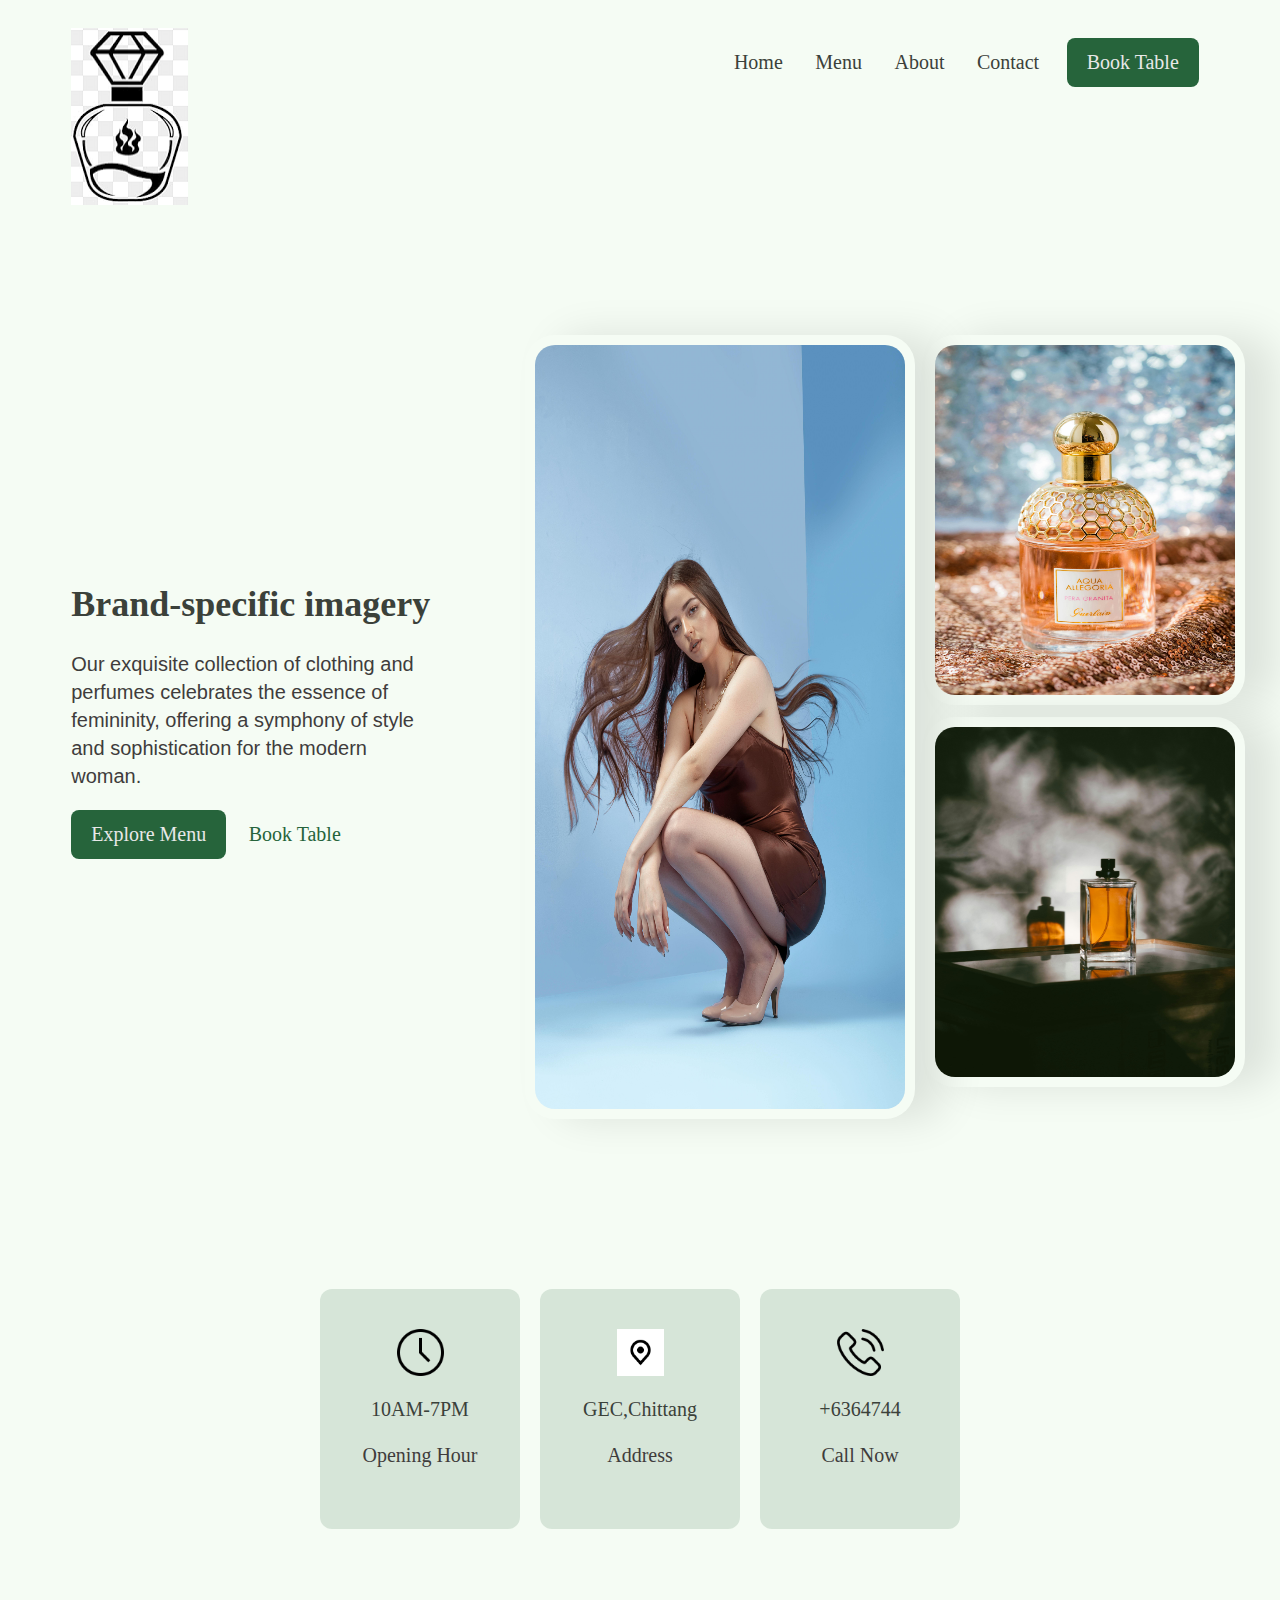
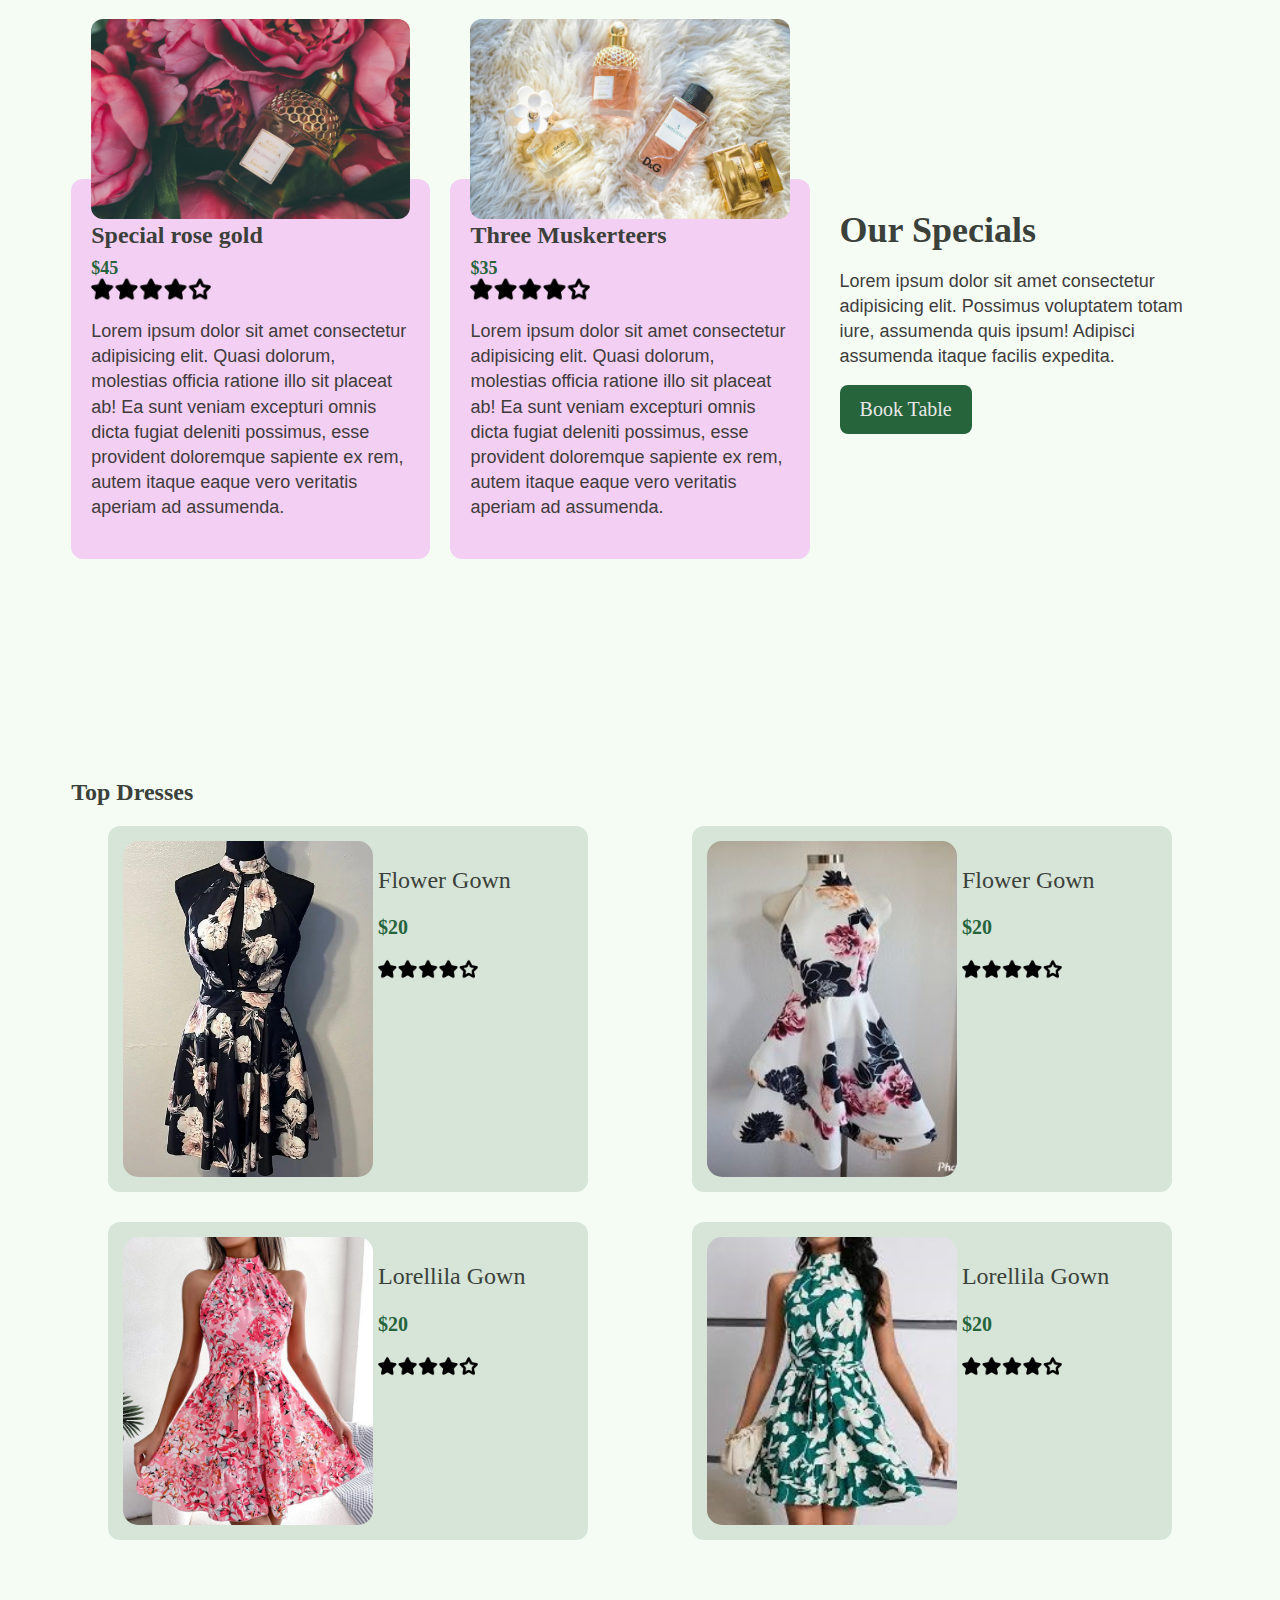
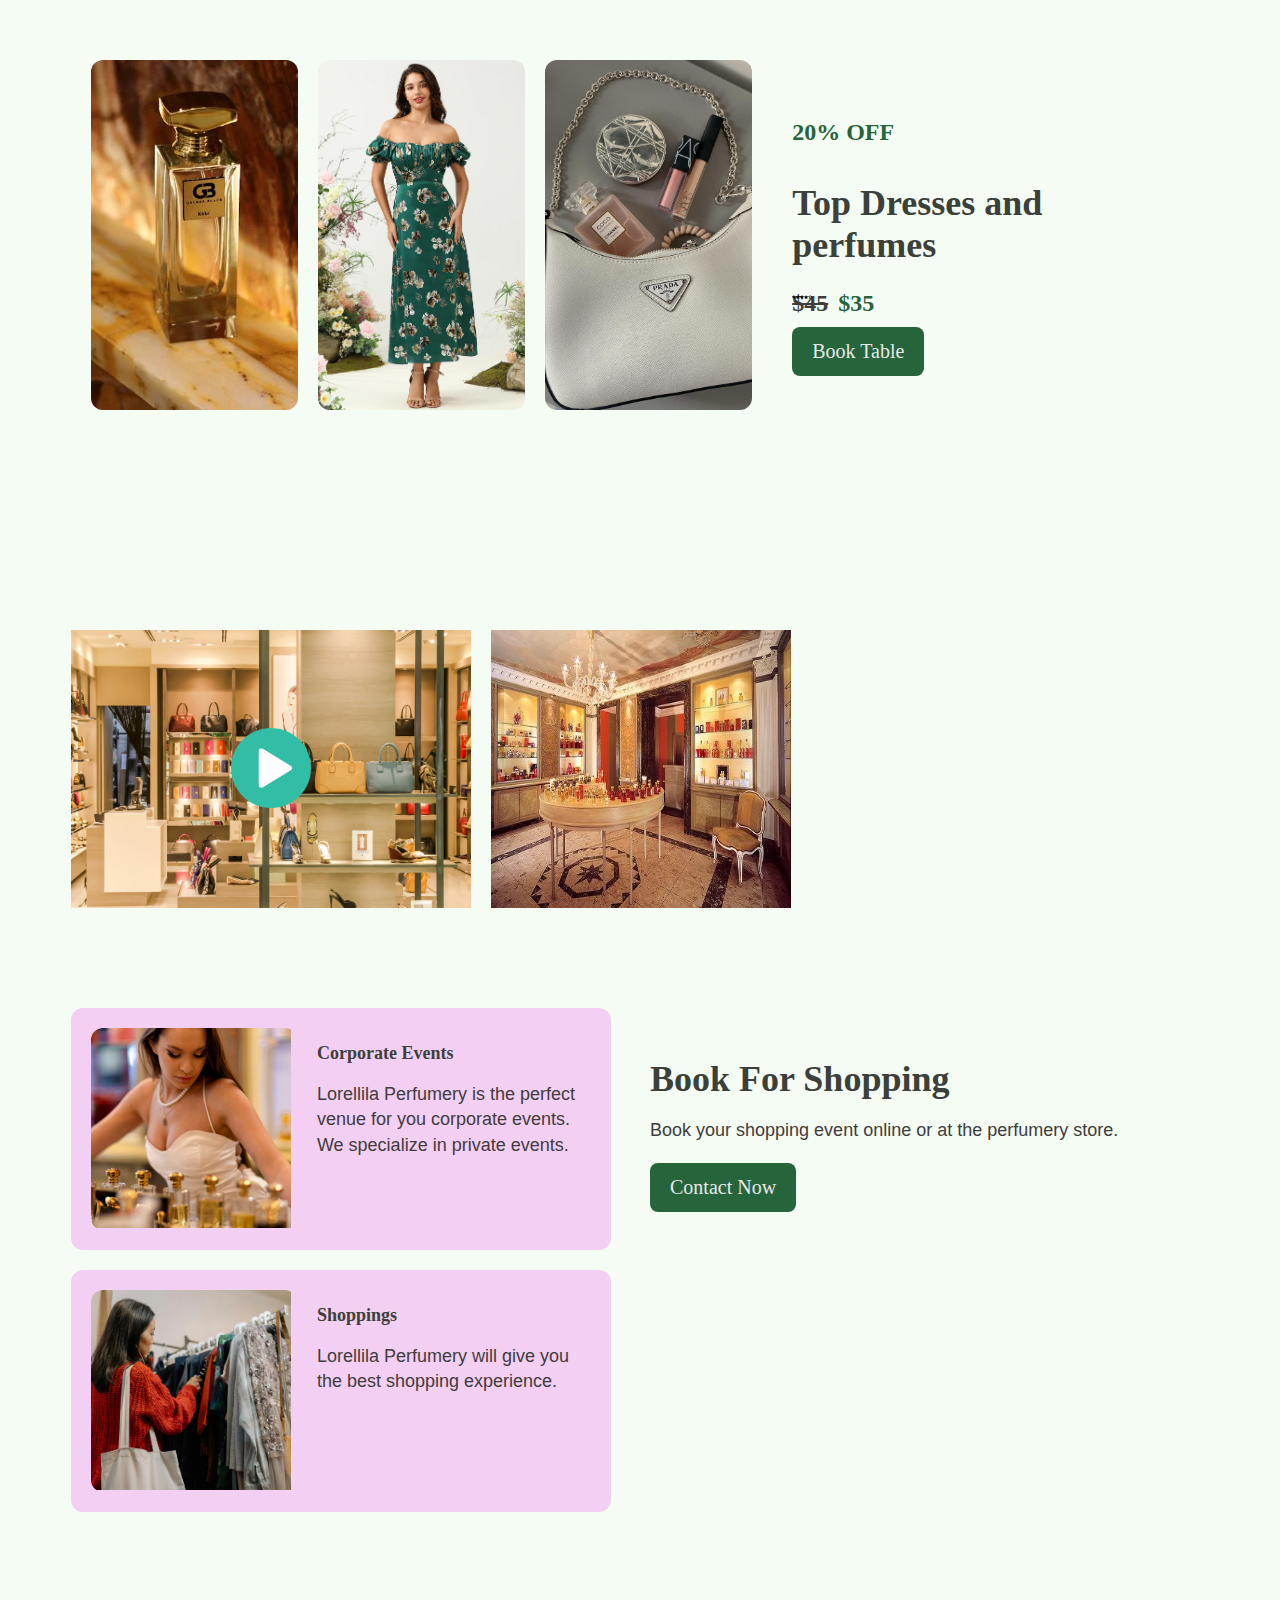
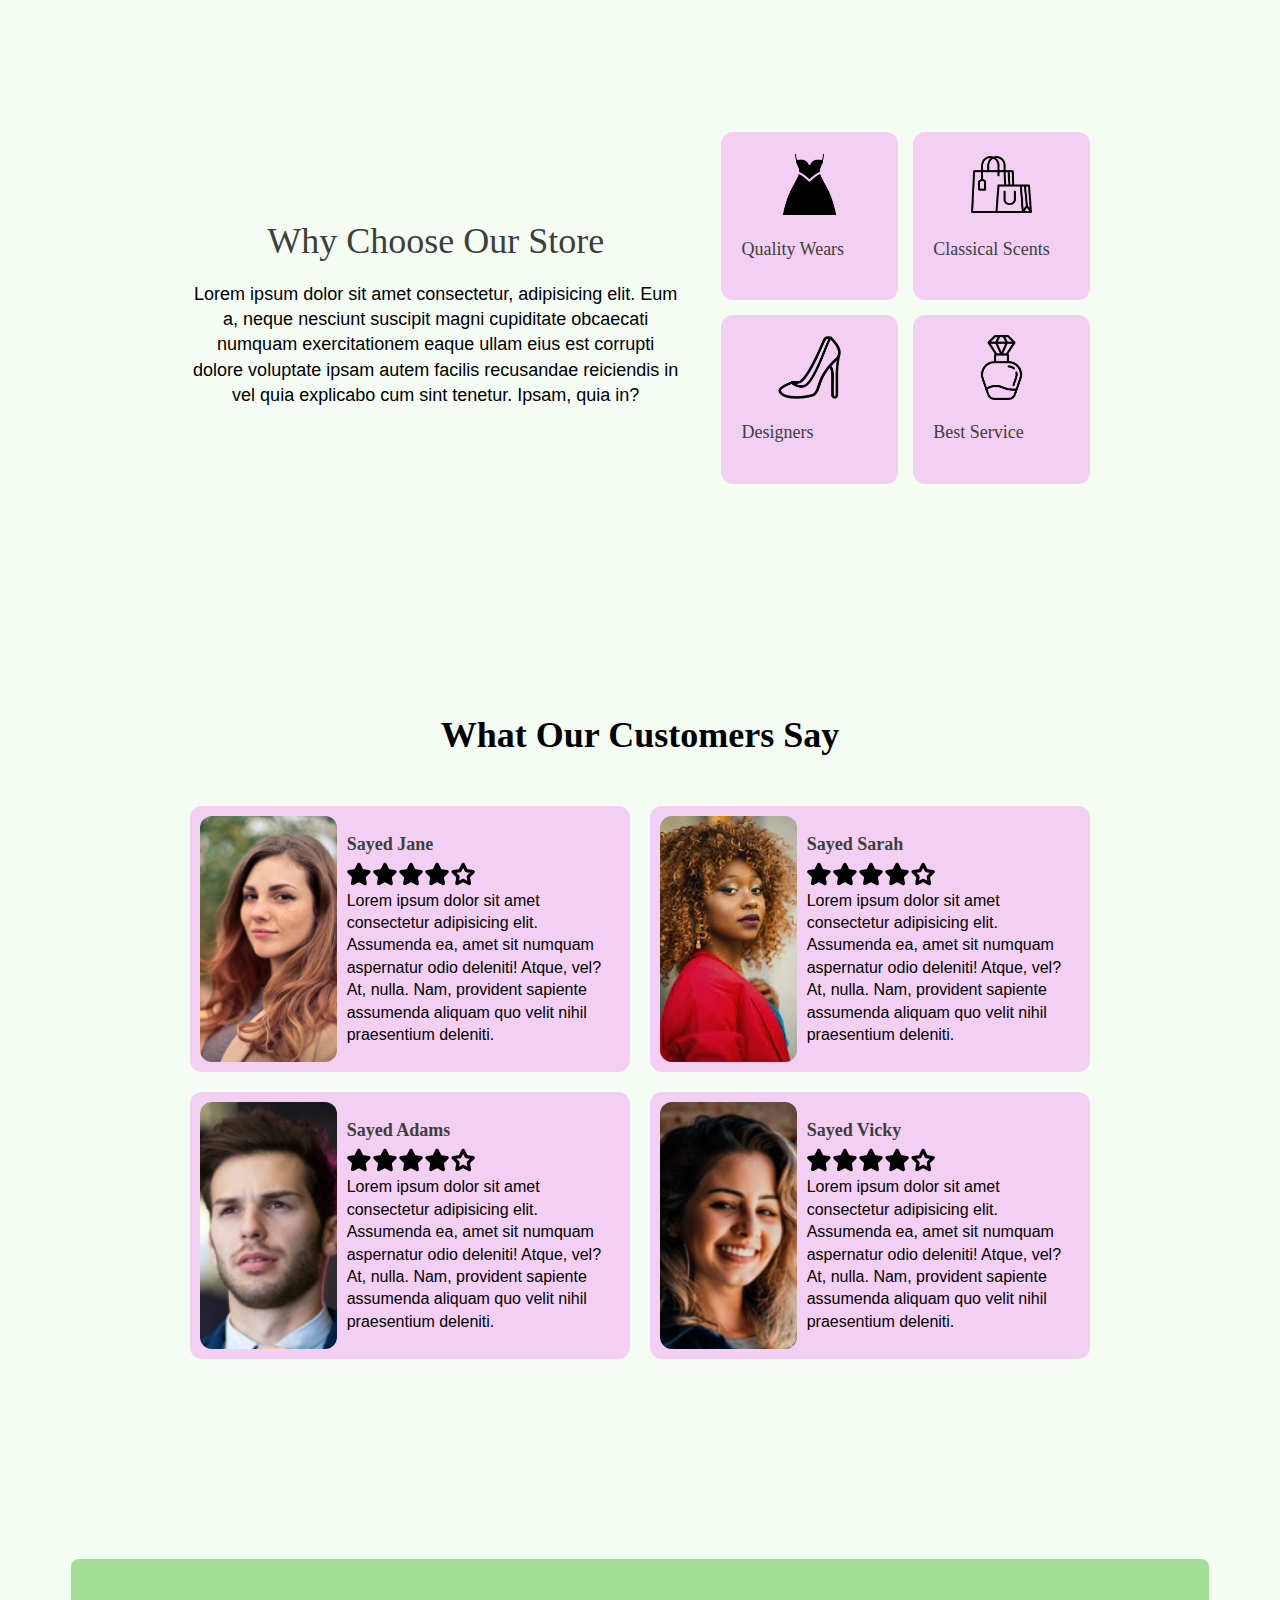
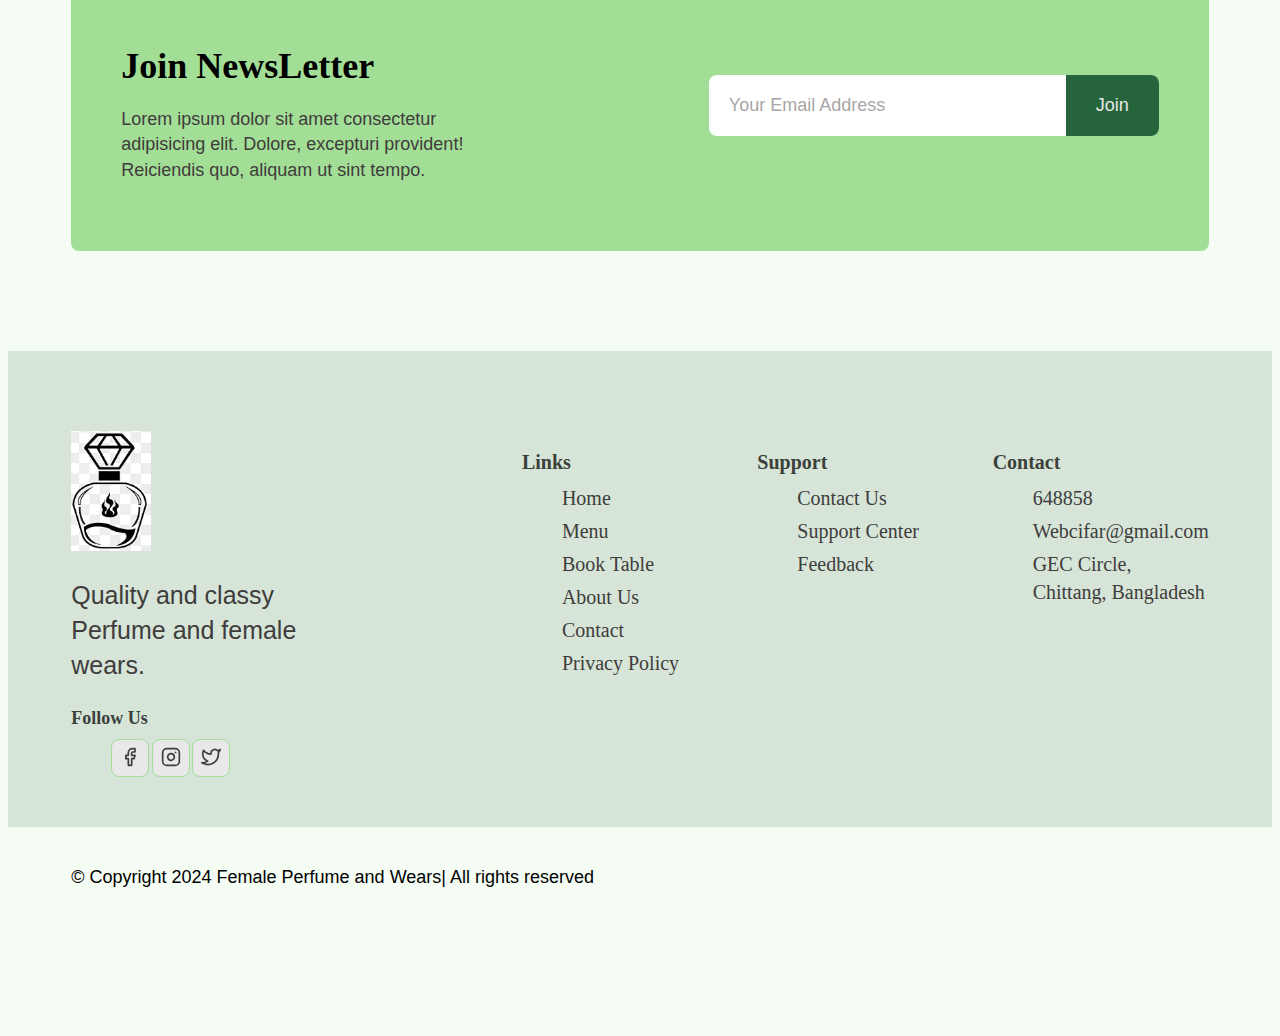
<file: index.html>
<!DOCTYPE html>
<html lang="en">
<head>
    <meta charset="UTF-8">
    <meta name="viewport" content="width=device-width, initial-scale=1.0">
    <title>MALL</title>
    <link rel="stylesheet" href="globalstyles.css">
    <link rel="stylesheet" href="component.css">
    <link rel="stylesheet" href="https://unpkg.com/aos@next/dist/aos.css">
    <link rel="stylesheet" href="home.css">
    <link rel="stylesheet" href="https://unpkg.com/aos@next/dist/aos.css"/>
    <link rel="stylesheet" href="menu.css">
    <link rel="stylesheet" href="about.css">
    <link rel="stylesheet" href="contact.css">
</head>
<body>
    <title>Menu </title><!-- NAV SECTION -->
     <div class="nav">
        <div class="container">
            <div class="nav__wrapper">
                <a href="index.html" class="logo">
                    <img src="images/perf logo 22.png" alt="">
                </a>
                <nav>
                    <div class="nav__icon">
                        <svg xmlns="http://www.w3.org/2000/svg" width="24" height="24" viewBox="0 0 24 24" fill="none"
                            stroke="currentColor" stroke-width="2" stroke-linecap="round" stroke-linejoin="round">
                            <line x1="3" y1="12" x2="21" y2="12" />
                            <line x1="3" y1="6" x2="21" y2="6" />
                            <line x1="3" y1="18" x2="21" y2="18" />
                        </svg>
                
                    </div>
                    <div class="nav__bgoverlay ">
                        <ul class="nav__list ">
                            <div class="nav__close">
                                <svg xmlns="http://www.w3.org/2000/svg" width="24" height="24" viewBox="0 0 24 24" fill="none"
                                    stroke="currentColor" stroke-width="2" stroke-linecap="round" stroke-linejoin="round">
                                    <line x1="18" y1="6" x2="6" y2="18" />
                                    <line x1="6" y1="6" x2="18" y2="18" />
                                </svg>
                            </div>
                            <div class="nav__list__wrapper">
                                <li><a href="index.html" class="nav__link">Home</a></li>
                                <li><a href="menu.html" class="nav__link">Menu</a></li>
                                <li><a href="about.html" class="nav__link">About</a></li>
                                <li><a href="contact.html" class="nav__link">Contact</a></li>
                                <li><a href="booking.html" class="btn primary-btn">Book Table</a>
                                </li>
                            </div>
                        </ul>
                </nav>
                </div>
                </div>
          </div>
        
     <!-- END NAV SECTION -->

      <!-- Hero Section -->
    <section id="hero">
        <div class="container">
            <div class="hero__wrapper">
                <div class="hero__left">
                    <div class="hero__left__wrapper">
                        <h1 class="hero__heading">
                            Brand-specific imagery
                        </h1>
                        <p class="hero__info">
                            Our exquisite collection of clothing and perfumes celebrates the essence of femininity, offering
                            a symphony of style and
                            sophistication for the modern woman.
                        </p>
                        <div class="button__wrapper">
                         <a href="#" class="btn primary-btn">Explore Menu</a>   
                         <a href="#" class="btn">Book Table</a>
                        </div>
                        </div>
                        </div>
                        <div class="container__2">
                        <div class="hero__right">
                            <div class="hero__img__wrapper">
                                <div class="hero__perfume model ">
                                    <img src="images/woman in sleeveless.jpg" alt="woman">
                                </div>
                                <div>
                                    <div class="hero__perfume grid">
                                        <img src="images/perfume-hero.jpg" alt="perfume">
                                    </div>
                                    <div class="hero__perfume grid">
                                        <img src="images/Perfume 4.jpg" alt=perfume">
                                    </div>
                                </div>
                                </div>
                        </div>
                        </div>
                        </div>
                        </div>
                        </section>
       <!-- End Hero Section -->

        <!-- Store Info Section -->
        <section id="storeinfo">
            <div class="container">
                <div class="storeinfo__wrapper">
                    <div class="storeinfo__item">
                        <div class="storeinfo__icon">
                            <img src="images/clock.png" alt="">
        
                        </div>
                        <h3 class="storeinfo__title">
                            10AM-7PM
                        </h3>
                        <p class="storeinfo__text">
                            Opening Hour
                        </p>
        
                    </div>
                    <div class="storeinfo__item">
                        <div class="storeinfo__icon">
                            <img src="images/address.jpg" alt="">
        
                        </div>
                        <h3 class="storeinfo__title">
                            GEC,Chittang
                        </h3>
                        <p class="storeinfo__text">
                            Address
                        </p>
        
                    </div>
                    <div class="storeinfo__item">
                        <div class="storeinfo__icon">
                            <img src="images/phone.png" alt="">
        
                        </div>
                        <h3 class="storeinfo__title">
                            +6364744
                        </h3>
                        <p class="storeinfo__text">
                            Call Now
                        </p>
                    </div>
                </div>
            </div>
        </section>
         <!-- End Store Info Section -->

          <!-- Our Special Section -->
        <section id="ourspecial">
            <div class="container"> 
                <div class="special__wrapper">
                    <div class="special__left">
                        <div class="special__item">
                            <div class="special__item__img">
                                <img src="images/perfume on rose.jpg" alt="">
                            </div>
                            <h2 class="special__item__title">Special rose gold</h2>
                            <h3 class="special__item__price">
                                $45
                            </h3>
                            <div class="special__item__stars">
                                <img src="images/five star.png" alt="">
                            </div>
                            <p class="special__item__text">
                                Lorem ipsum dolor sit amet consectetur adipisicing elit. Quasi dolorum, molestias officia
                                ratione illo sit placeat ab! Ea sunt veniam excepturi omnis dicta fugiat deleniti possimus, esse
                                provident doloremque sapiente ex rem, autem itaque eaque vero veritatis aperiam ad assumenda.

                            </p>
                        </div>
                        <div class="special__item">
                            <div class="special__item__img">
                                <img src="images/Three perfumes.jpg" alt="">
                            </div>
                            <h2 class="special__item__title">Three Muskerteers</h2>
                            <h3 class="special__item__price">
                                $35
                            </h3>
                            <div class="special__item__stars">
                                <img src="images/five star.png" alt="">
                            </div>
                            <p class="special__item__text">
                                Lorem ipsum dolor sit amet consectetur adipisicing elit. Quasi dolorum, molestias officia
                                ratione illo sit
                                placeat ab! Ea sunt veniam excepturi omnis dicta fugiat deleniti possimus, esse provident
                                doloremque sapiente ex
                                rem, autem itaque eaque vero veritatis aperiam ad assumenda.
                            </p>
                        </div>
                    </div>
                    <div class="special__right">
                        <h2 class="special__title">Our Specials </h2>
                        <p class="special__text">
                            Lorem ipsum dolor sit amet consectetur adipisicing elit. Possimus voluptatem totam iure, assumenda
                            quis ipsum!
                            Adipisci assumenda itaque facilis expedita.
                        </p>
                        <a href="#" class="btn primary-btn">Book Table</a>
                    </div>
                </div>
            </div>
        
        </section>
          <!-- End Our Special Section -->
        <!-- ClothGrid -->
        <section id="clothgrid">
            <div class="container">
                <h2 class="clothgrid__title">
                    Top Dresses
                </h2>
            
            <div class="clothgrid__wrapper">
                <div class="clothgrid__item">
                    <div class="clothgrid__item__img">
                        <img src="images/floral 5.webp" alt="">
                    </div>
                    <div class="clothgrid__item__info">
                        <h3 class="clothgrid__item__title">
                            Flower Gown
                        </h3>
                        <h3 class="clothgrid__item__price">
                            $20
                        </h3>
                        <div class="clothgrid__item__stars">
                            <img src="images/five star.png" alt="">
                        </div>
                    </div>
                </div>
                <div class="clothgrid__item">
                    <div class="clothgrid__item__img">
                        <img src="images/floral 66.jpg" alt="">
                    </div>
                    <div class="clothgrid__item__info">
                        <h3 class="clothgrid__item__title">
                            Flower Gown
                        </h3>
                        <h3 class="clothgrid__item__price">
                            $20
                        </h3>
                        <div class="clothgrid__item__stars">
                            <img src="images/five star.png" alt="">
                        </div>
                    </div>
                </div>
                <div class="clothgrid__item">
                    <div class="clothgrid__item__img">
                        <img src="images/florall 2.jpg" alt="">
                    </div>
                    <div class="clothgrid__item__info">
                        <h3 class="clothgrid__item__title">
                            Lorellila Gown
                        </h3>
                        <h3 class="clothgrid__item__price">
                            $20
                        </h3>
                        <div class="clothgrid__item__stars">
                            <img src="images/five star.png" alt="">
                        </div>
                    </div>
                </div>
                <div class="clothgrid__item">
                    <div class="clothgrid__item__img">
                        <img src="images/floral99.jpg" alt="">
                    </div>
                    <div class="clothgrid__item__info">
                        <h3 class="clothgrid__item__title">
                            Lorellila Gown
                        </h3>
                        <h3 class="clothgrid__item__price">
                            $20
                        </h3>
                        <div class="clothgrid__item__stars">
                            <img src="images/five star.png" alt="">
                        </div>
                    </div>
                </div>
            </div>
            </div>
        
        </section>
        <!-- End Clothrid -->
        
        <!-- Discount -->
        <section id="discount">
            <div class="container">
                <div class="discount__wrapper">
                    <div class="discount__img">
                        <div class="discount__img1">
                            <img src="images/brown-perfume-2.webp" alt="">
                        </div>
                        <div class="discount__img2">
                            <img src="images/floral 9.webp" alt="">
                        </div>
                        <div class="discount__img3">
                            <img src="images/handbag perfume.jpg" alt="">
                        </div>
                    </div>
                    <div class="discount__info">
                        <h3 class="discount__text">20% OFF</h3>
                        <h3 class="discount__title">Top Dresses and perfumes
                        </h3>
                        <h3 class="discount__price">
                            <span class="discount__old">$45</span>
                            <span class="discount__new">$35</span>
                        </h3>
                        <div class="discount__stars">
                            <img src="images/five star.png" alt="">
        
                        </div>
                        <a href="booking.html" class=" btn primary-btn">Book Table</a>
                    </div>
                </div>
            </div>
        
        </section>
        <!-- End Discount -->
        
        <!-- Event Media -->
        <section id="eventmedia">
            <div class="container">
                <div class="eventmedia__wrapper">
                    <div class="eventmedia__1">
                        <img src="images/Beautiful mall.jpg" alt="">
                        <a href="#" class="eventmedia__1__playbutton">
                            <img src="images/play-1.png" alt="">
                        </a>
                    </div>
                    <div class="eventmedia__2">
                        <img src="images/perfume dinning.jpg" alt="">
                    </div>
                </div>
            </div>
        </section>
        <!-- End Event Media -->
        
        <!-- Event Info -->
        <section id="eventinfo">
            <div class="container">
                <div class="eventinfo__wrapper">
                    <div class="eventinfo__left">
                        <div class="eventinfo__item">
                            <div class="eventinfo__item__img">
                                <img src="images/woman perfume.jpg" alt="">
                            </div>
                            <div class="eventinfo__item__info">
                                <h2 class="eventinfo__item__title">
                                    Corporate Events
                                </h2>
                                <p class="eventinfo__text">
                                    Lorellila Perfumery is the perfect venue for you corporate events. We specialize in private
                                    events.
                                </p>
                            </div>
                        </div>
                        <div class="eventinfo__item">
                            <div class="eventinfo__item__img">
                                <img src="images/woman shopping.jpg" alt="">
                            </div>
                            <div class="eventinfo__item__info">
                                <h2 class="eventinfo__item__title">
                                    Shoppings
                                </h2>
                                <p class="eventinfo__text">
                                    Lorellila Perfumery will give you the best shopping experience.
                                </p>
                            </div>
                        </div>
                    </div>
                    <div class="eventinfo__right">
                        <h2 class="eventinfo__title">Book For Shopping</h2>
                        <p class="eventinfo__text">
                            Book your shopping event online or at the perfumery store.
                        </p>
                        <a href="contact.html" class="btn primary-btn">Contact Now</a>
                    </div>
                </div>
        
        
            </div>
        </section>
        <!-- End Event Info -->
        <!-- Why Us -->
        <section id="whyus">
            <div class="container">
                <div class="whyus__wrapper">
                    <div class="whyus__left">
                        <h2 class="whyus__title">Why Choose Our Store</h2>
                        <p class="whyus__text">
                            Lorem ipsum dolor sit amet consectetur, adipisicing elit. Eum a, neque nesciunt suscipit magni
                            cupiditate obcaecati numquam exercitationem eaque ullam eius est corrupti dolore voluptate ipsam
                            autem facilis recusandae reiciendis in vel quia explicabo cum sint tenetur. Ipsam, quia in?
                        </p>
        
                    </div>
                    <div class="whyus__right">
                        <div class="whyus__item__wrapper">
                            <div class="whyus__item">
                                <div class="whyus__item__icon">
                                    <img src="images/gown icon.png" alt="gown icon">
                                </div>
                                <p class="whyus__item__text">
                                    Quality Wears
                                </p>
                            </div>
                            <div class="whyus__item">
                                <div class="whyus__item__icon">
                                    <img src="images/handbag icon.png" alt="handbag  icon">
                                </div>
                                <p class="whyus__item__text">
                                    Classical Scents
                                </p>
                            </div>
                            <div class="whyus__item">
                                <div class="whyus__item__icon">
                                    <img src="images/heel icon.png" alt="heel icon">
                                </div>
                                <p class="whyus__item__text">
                                    Designers
                                </p>
                            </div>
                            <div class="whyus__item">
                                <div class="whyus__item__icon">
                                    <img src="images/perfume icon.png" alt="perume icon">
                                </div>
                                <p class="whyus__item__text">
                                    Best Service
                                </p>
                            </div>
                        </div>
                    </div>
                </div>
            </div>
        </section>
        <!-- End Why Us -->
            <section id="testimonial">
                <div class="container">
                    <div class="testimonial__wrapper">
                        <h2 class="testimonial__title">What Our Customers Say</h2>
                        <div class="testimonial__item__wrapper">
                            <div class="testimonial__item">
                                <div class="testimonial__item__img">
                                    <img src="images/pep 1.jpg" alt="">
                                </div>
                                <div class="testimonial__item__info">
                                    <h3 class="testimonial__item__name">Sayed Jane</h3>
                                    <div class="testimonial__item__star">
                                        <img src="images/five star.png" alt="">
                                    </div>
                                    <p class="testimonial__item__text">
                                        Lorem ipsum dolor sit amet consectetur adipisicing elit. Assumenda ea, amet sit numquam
                                        aspernatur odio deleniti! Atque, vel? At, nulla. Nam, provident sapiente assumenda aliquam
                                        quo velit nihil praesentium deleniti.
                                    </p>
                                </div>
                            </div>
                            <div class="testimonial__item">
                                <div class="testimonial__item__img">
                                    <img src="images/pep 4.jfif" alt="">
                                </div>
                                <div class="testimonial__item__info">
                                    <h3 class="testimonial__item__name">Sayed Sarah</h3>
                                    <div class="testimonial__item__star">
                                        <img src="images/five star.png" alt="">
                                    </div>
                                    <p class="testimonial__item__text">
                                        Lorem ipsum dolor sit amet consectetur adipisicing elit. Assumenda ea, amet sit numquam
                                        aspernatur odio deleniti! Atque, vel? At, nulla. Nam, provident sapiente assumenda aliquam
                                        quo velit nihil praesentium deleniti.
                                    </p>
                                </div>
                            </div>
                            <div class="testimonial__item">
                                <div class="testimonial__item__img">
                                    <img src="images/review_4.png" alt="">
                                </div>
                                <div class="testimonial__item__info">
                                    <h3 class="testimonial__item__name">Sayed Adams</h3>
                                    <div class="testimonial__item__star">
                                        <img src="images/five star.png" alt="">
                                    </div>
                                    <p class="testimonial__item__text">
                                        Lorem ipsum dolor sit amet consectetur adipisicing elit. Assumenda ea, amet sit numquam
                                        aspernatur odio deleniti! Atque, vel? At, nulla. Nam, provident sapiente assumenda aliquam
                                        quo velit nihil praesentium deleniti.
                                    </p>
                                </div>
                            </div>
                            <div class="testimonial__item">
                                <div class="testimonial__item__img">
                                    <img src="images/review_3.png" alt="">
                                </div>
                                <div class="testimonial__item__info">
                                    <h3 class="testimonial__item__name">Sayed Vicky</h3>
                                    <div class="testimonial__item__star">
                                        <img src="images/five star.png" alt="">
                                    </div>
                                    <p class="testimonial__item__text">
                                        Lorem ipsum dolor sit amet consectetur adipisicing elit. Assumenda ea, amet sit numquam
                                        aspernatur odio deleniti! Atque, vel? At, nulla. Nam, provident sapiente assumenda aliquam
                                        quo velit nihil praesentium deleniti.
                                    </p>
                                </div>
                            </div>
                            </div>
                            </div>
                            </div>
                            </section>
        
            <!-- NewsLetter -->
            <section id="newsletter">
                <div class="container">
                    <div class="newsletter__wrapper">
                        <div class="newsletter__info">
                            <h3 class="newsletter__title">
                                Join NewsLetter
                            </h3>
                            <p class="newsletter__text">Lorem ipsum dolor sit amet consectetur adipisicing elit. Dolore,
                                excepturi provident! Reiciendis quo, aliquam ut sint tempo.</p>
                        </div>
                        <div class="newsletter__form">
                            <form>
                                <label for="email">
                                    <input type="email" placeholder="Your Email Address">
                                </label>
                                <button type="submit">Join</button>
                            </form>
                        </div>
                    </div>
                </div>
        
            </section>
        
            <!-- End NewLetter -->

      <!-- Footer -->
       <footer>
        <div class="container">
            <div class="footer__wrapper">
                <div class="footer__col1">
                    <div class="footer__logo">
                        <img src="images/perf logo 22.png" alt="">
                    </div>
                    <p class="footer__desc">
                    Quality and classy Perfume and female wears.
                    </p>
                    <div class="footer__socials">
                        <h4 class="footer__socials__title">
                            Follow Us
                        </h4>
                        <ul>
                            <li>
                                <a href="#">
                                    <svg xmlns="http://www.w3.org/2000/svg" width="24" height="24" viewBox="0 0 24 24" fill="none" stroke="currentColor"
                                        stroke-width="2" stroke-linecap="round" stroke-linejoin="round">
                                        <path d="M18 2h-3a5 5 0 0 0-5 5v3H7v4h3v8h4v-8h3l1-4h-4V7a1 1 0 0 1 1-1h3z" />
                                    </svg>
                                </a>
                            </li>
                            <li>
                                <a href="#">
                                <svg xmlns="http://www.w3.org/2000/svg" width="24" height="24" viewBox="0 0 24 24" fill="none" stroke="currentColor"
                                    stroke-width="2" stroke-linecap="round" stroke-linejoin="round">
                                    <rect x="2" y="2" width="20" height="20" rx="5" ry="5" />
                                    <path d="M16 11.37A4 4 0 1 1 12.63 8 4 4 0 0 1 16 11.37z" />
                                    <line x1="17.5" y1="6.5" x2="17.51" y2="6.5" />
                                </svg>

                                </a>
                            </li>
                            <li>
                                <a href="#">
                                <svg xmlns="http://www.w3.org/2000/svg" width="24" height="24" viewBox="0 0 24 24" fill="none" stroke="currentColor"
                                    stroke-width="2" stroke-linecap="round" stroke-linejoin="round"
                                    class="feather feather-twitter">
                                    <path
                                        d="M23 3a10.9 10.9 0 0 1-3.14 1.53 4.48 4.48 0 0 0-7.86 3v1A10.66 10.66 0 0 1 3 4s-4 9 5 13a11.64 11.64 0 0 1-7 2c9 5 20 0 20-11.5a4.5 4.5 0 0 0-.08-.83A7.72 7.72 0 0 0 23 3z" />
                            </svg>
                         </a>
                            </li>
                        </ul>
                    </div>
                </div>
                <div class="footer__col2">
                    <h3 class="footer__text__title">
                      Links
                    </h3>
                    <ul class="footer__text">
                     <li>
                        <a href="index.html">Home</a>
                     </li>
                     <li>
                        <a href="menu.html">Menu</a>
                     </li>
                     <li>
                        <a href="booking.html">Book Table</a>
                     </li>
                     <li>
                        <a href="about.html">About Us</a>
                     </li>
                     <li>
                        <a href="contact.html">Contact</a>
                     </li>
                     <li>
                        <a href="#">Privacy Policy</a>
                     </li>
                    </ul>
                </div>
                <div class="footer__col3">
                    <h3 class="footer__text__title">
                        Support
                    </h3>
                    <ul class="footer__text">
                        <li>
                            <a href="contact.html">Contact Us</a>
                        </li>
                        <li>
                            <a href="#">Support Center</a>
                        </li>
                        <li>
                            <a href="#">Feedback</a>
                        </li>
                    </ul>
                    </div>
                <div class="footer__col4">
                    <h3 class="footer__text__title">
                        Contact
                    </h3>
                    <ul class="footer__text">
                        <li>
                            <a href="tel +6488585">648858</a>
                        </li>
                        <li>
                            <a href="malto:webcifar@gmail.com">Webcifar@gmail.com</a>
                        </li>
                        <li>
                            <a href="#">GEC Circle, Chittang, Bangladesh</a>
                        </li>
                    </ul>
                </div>
            </div>

        </div>
       </footer>
    <div id="copyright">
        <div class="container">
            <p class="copyright__text">
                &copy; Copyright 2024 Female Perfume and Wears| All rights reserved
            </p>
        </div>
    </div>
    </div>
       <!-- End Footer -->
    <script src="main.js"></script>
    <script src="https://unpkg.com/aos@next/dist/aos.js"></script>
</body>
</html>
</file>
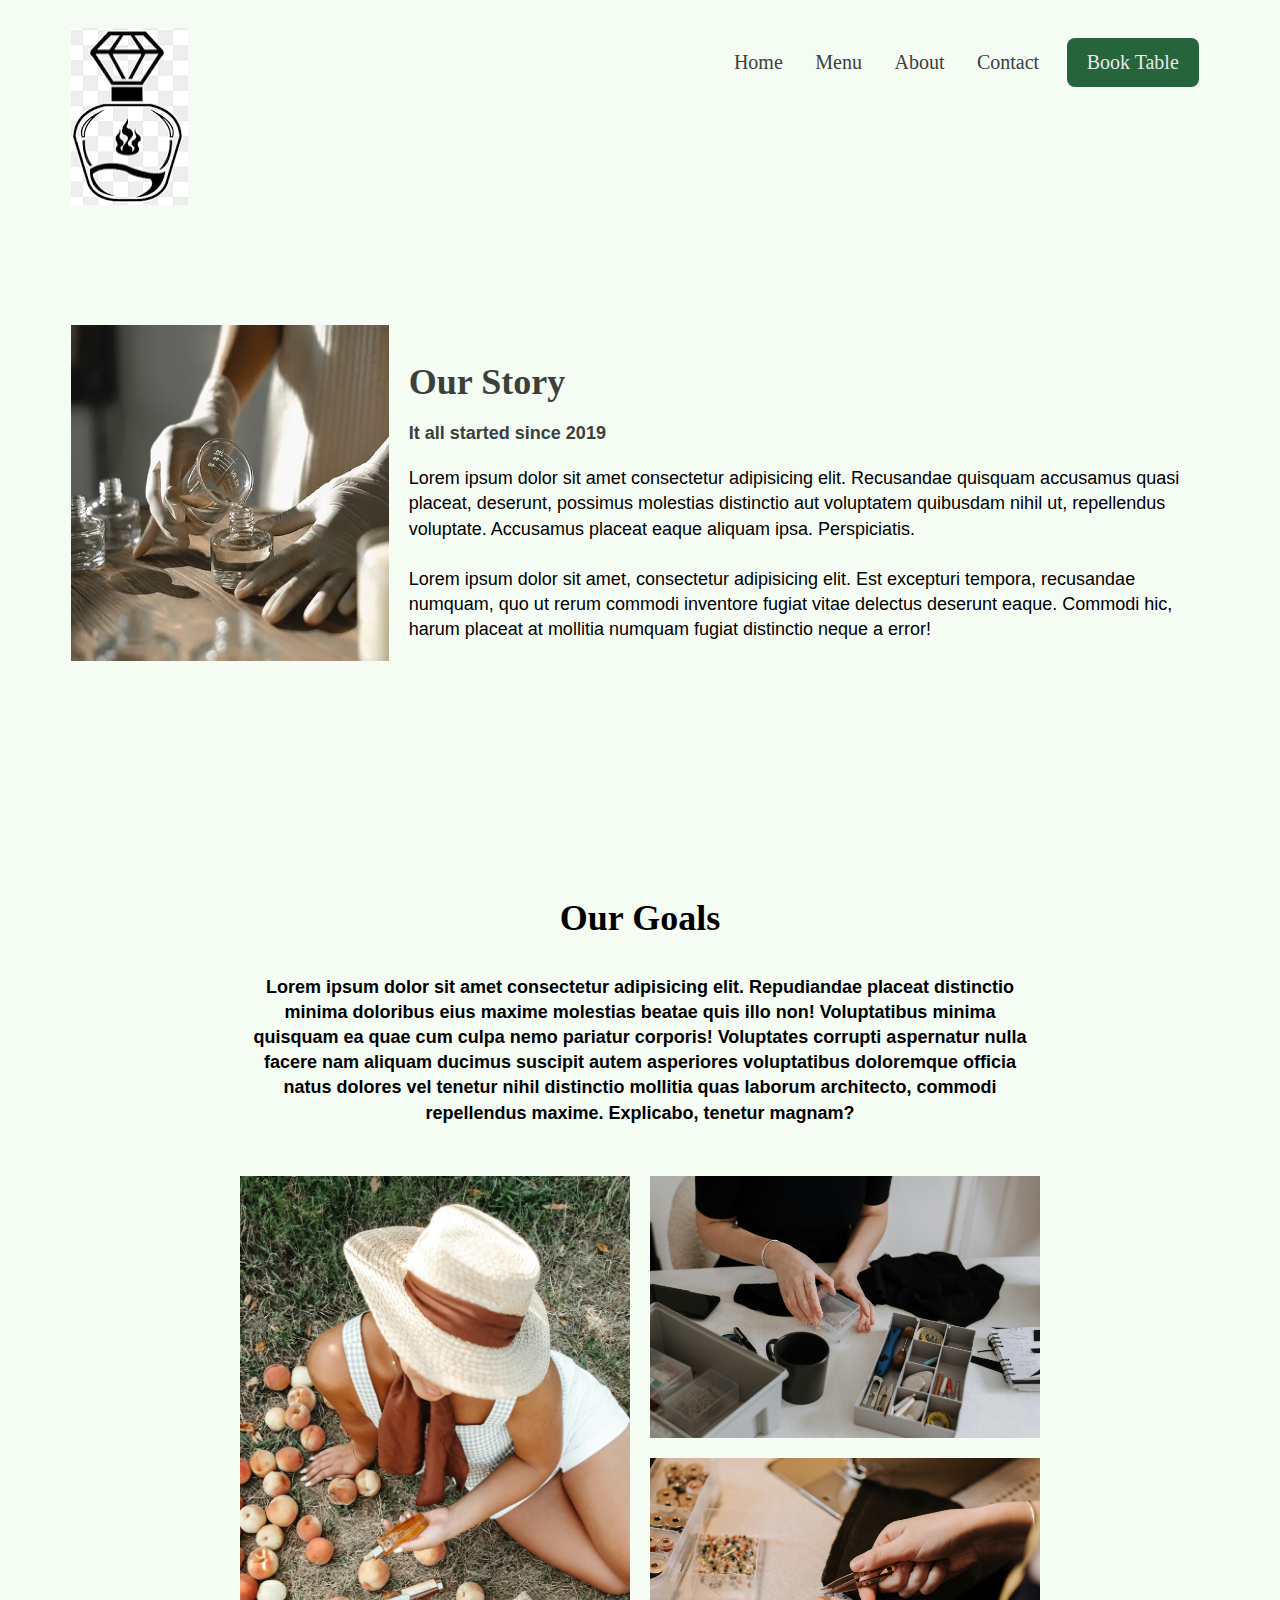
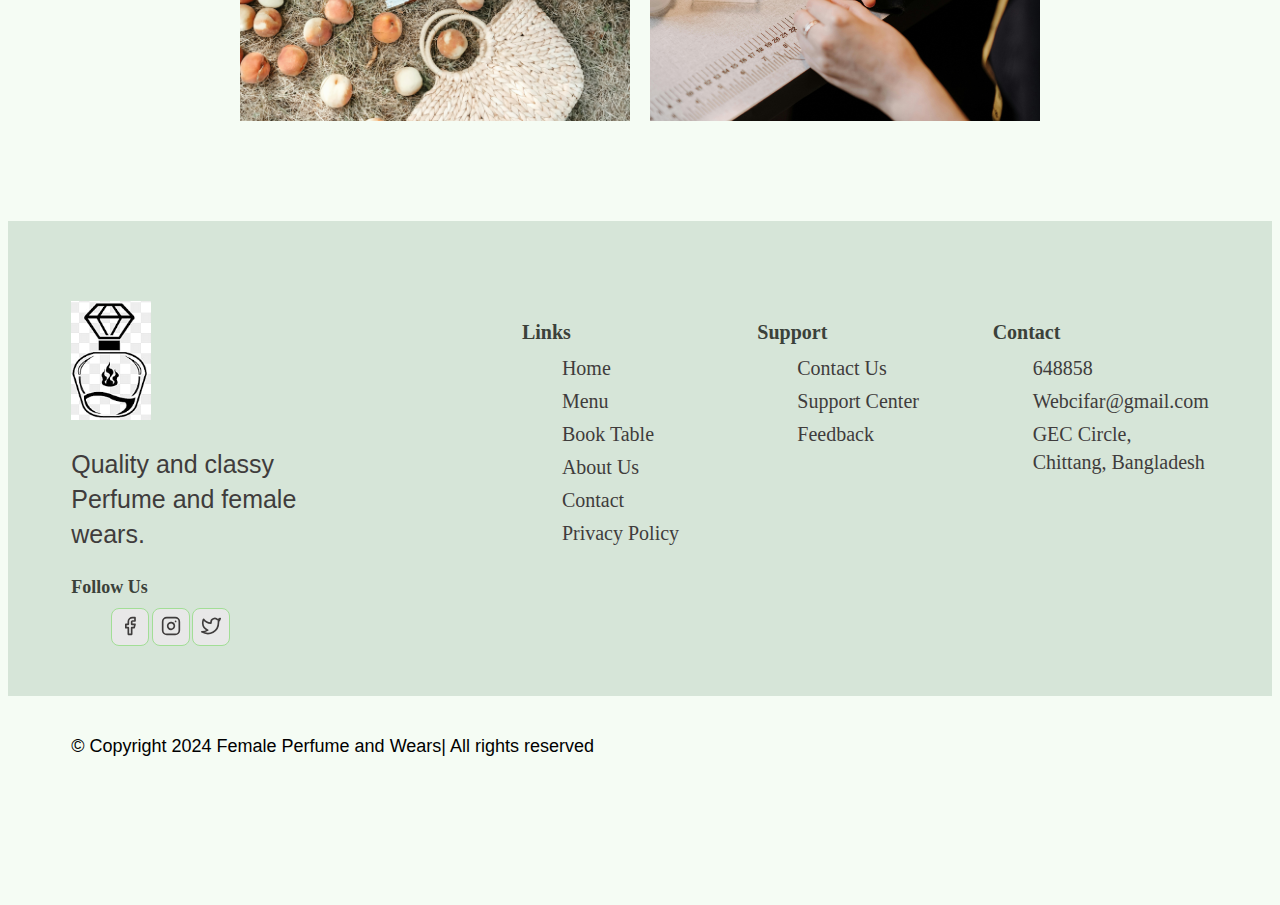
<file: about.html>
<!DOCTYPE html>
<html lang="en">

<head>
    <meta charset="UTF-8">
    <meta name="viewport" content="width=device-width, initial-scale=1.0">
    <title>MALL</title>
    <link rel="stylesheet" href="globalstyles.css">
    <link rel="stylesheet" href="component.css">
    <link rel="stylesheet" href="https://unpkg.com/aos@next/dist/aos.css">
    <link rel="stylesheet" href="home.css">
    <link rel="stylesheet" href="https://unpkg.com/aos@next/dist/aos.css" />
    <link rel="stylesheet" href="about.css">
    <link rel="stylesheet" href="menu.css">
    <link rel="stylesheet" href="contact.css">
</head>

<body>
    <!-- NAV SECTION -->
    <div class="nav">
        <div class="container">
            <div class="nav__wrapper">
                <a href="index.html" class="logo">
                    <img src="images/perf logo 22.png" alt="">
                </a>
                <nav>
                    <div class="nav__icon">
                        <svg xmlns="http://www.w3.org/2000/svg" width="24" height="24" viewBox="0 0 24 24" fill="none"
                            stroke="currentColor" stroke-width="2" stroke-linecap="round" stroke-linejoin="round">
                            <line x1="3" y1="12" x2="21" y2="12" />
                            <line x1="3" y1="6" x2="21" y2="6" />
                            <line x1="3" y1="18" x2="21" y2="18" />
                        </svg>

                    </div>
                    <div class="nav__bgoverlay ">
                        <ul class="nav__list ">
                            <div class="nav__close">
                                <svg xmlns="http://www.w3.org/2000/svg" width="24" height="24" viewBox="0 0 24 24"
                                    fill="none" stroke="currentColor" stroke-width="2" stroke-linecap="round"
                                    stroke-linejoin="round">
                                    <line x1="18" y1="6" x2="6" y2="18" />
                                    <line x1="6" y1="6" x2="18" y2="18" />
                                </svg>
                            </div>
                            <div class="nav__list__wrapper">
                                <li><a href="index.html" class="nav__link">Home</a></li>
                                <li><a href="menu.html" class="nav__link">Menu</a></li>
                                <li><a href="about.html" class="nav__link">About</a></li>
                                <li><a href="contact.html" class="nav__link">Contact</a></li>
                                <li><a href="booking.html" class="btn primary-btn">Book Table</a>
                                </li>
                            </div>
                        </ul>
                </nav>
            </div>
        </div>
    </div>
    <!-- END NAV SECTION -->
<!-- Our Story -->
<section id="ourstory">
    <div class="container">
        <div class="story__wrapper">
            <div class="story__img">
                <img src="images/perfume mix.webp" alt="">
            </div>
            <div class="storyinfo">
                <h3 class="story__title">
                    Our Story
                </h3>
                <p class="story__subtitle">
                    It all started since 2019
                </p>
                <p class="story__text">
                    Lorem ipsum dolor sit amet consectetur adipisicing elit. Recusandae quisquam accusamus quasi
                    placeat, deserunt, possimus molestias distinctio aut voluptatem quibusdam nihil ut, repellendus
                    voluptate. Accusamus placeat eaque aliquam ipsa. Perspiciatis.
                    <br>
                    <br>
                    Lorem ipsum dolor sit amet, consectetur adipisicing elit. Est excepturi tempora, recusandae numquam,
                    quo ut rerum commodi inventore fugiat vitae delectus deserunt eaque. Commodi hic, harum placeat at
                    mollitia numquam fugiat distinctio neque a error!
                </p>
            </div>
        </div>
    </div>
</section>
<!-- End Our Story -->

<!-- Our Goals -->
<section id="goals">
    <div class="container">
        <div class="goals__info">
            <h3 class="goals__title">
                Our Goals
            </h3>
            <p class="goals__text">
                Lorem ipsum dolor sit amet consectetur adipisicing elit. Repudiandae placeat distinctio minima doloribus
                eius maxime molestias beatae quis illo non! Voluptatibus minima quisquam ea quae cum culpa nemo pariatur
                corporis! Voluptates corrupti aspernatur nulla facere nam aliquam ducimus suscipit autem asperiores
                voluptatibus doloremque officia natus dolores vel tenetur nihil distinctio mollitia quas laborum
                architecto, commodi repellendus maxime. Explicabo, tenetur magnam?
            </p>
        </div>
        <div class="goals__img__wrapper">
            <div class="goals__img1">
                <img src="images/women with cap.jpg" alt="">
            </div>
            <div class="goals__img2">
                <img src="images/production 1.jpg" alt="">
            </div>
            <div class="goals__img3">
                <img src="images/production 2.jpg" alt="">
            </div>

        </div>
    </div>
</section>
<!-- End Our Goals -->
<!-- Footer -->
<footer>
    <div class="container">
        <div class="footer__wrapper">
            <div class="footer__col1">
                <div class="footer__logo">
                    <img src="images/perf logo 22.png" alt="">
                </div>
                <p class="footer__desc">
                    Quality and classy Perfume and female wears.
                </p>
                <div class="footer__socials">
                    <h4 class="footer__socials__title">
                        Follow Us
                    </h4>
                    <ul>
                        <li>
                            <a href="#">
                                <svg xmlns="http://www.w3.org/2000/svg" width="24" height="24" viewBox="0 0 24 24"
                                    fill="none" stroke="currentColor" stroke-width="2" stroke-linecap="round"
                                    stroke-linejoin="round">
                                    <path d="M18 2h-3a5 5 0 0 0-5 5v3H7v4h3v8h4v-8h3l1-4h-4V7a1 1 0 0 1 1-1h3z" />
                                </svg>
                            </a>
                        </li>
                        <li>
                            <a href="#">
                                <svg xmlns="http://www.w3.org/2000/svg" width="24" height="24" viewBox="0 0 24 24"
                                    fill="none" stroke="currentColor" stroke-width="2" stroke-linecap="round"
                                    stroke-linejoin="round">
                                    <rect x="2" y="2" width="20" height="20" rx="5" ry="5" />
                                    <path d="M16 11.37A4 4 0 1 1 12.63 8 4 4 0 0 1 16 11.37z" />
                                    <line x1="17.5" y1="6.5" x2="17.51" y2="6.5" />
                                </svg>

                            </a>
                        </li>
                        <li>
                            <a href="#">
                                <svg xmlns="http://www.w3.org/2000/svg" width="24" height="24" viewBox="0 0 24 24"
                                    fill="none" stroke="currentColor" stroke-width="2" stroke-linecap="round"
                                    stroke-linejoin="round" class="feather feather-twitter">
                                    <path
                                        d="M23 3a10.9 10.9 0 0 1-3.14 1.53 4.48 4.48 0 0 0-7.86 3v1A10.66 10.66 0 0 1 3 4s-4 9 5 13a11.64 11.64 0 0 1-7 2c9 5 20 0 20-11.5a4.5 4.5 0 0 0-.08-.83A7.72 7.72 0 0 0 23 3z" />
                                </svg>
                            </a>
                        </li>
                    </ul>
                </div>
            </div>
            <div class="footer__col2">
                <h3 class="footer__text__title">
                    Links
                </h3>
                <ul class="footer__text">
                    <li>
                        <a href="index.html">Home</a>
                    </li>
                    <li>
                        <a href="menu.html">Menu</a>
                    </li>
                    <li>
                        <a href="booking.html">Book Table</a>
                    </li>
                    <li>
                        <a href="about.html">About Us</a>
                    </li>
                    <li>
                        <a href="contact.html">Contact</a>
                    </li>
                    <li>
                        <a href="#">Privacy Policy</a>
                    </li>
                </ul>
            </div>
            <div class="footer__col3">
                <h3 class="footer__text__title">
                    Support
                </h3>
                <ul class="footer__text">
                    <li>
                        <a href="contact.html">Contact Us</a>
                    </li>
                    <li>
                        <a href="#">Support Center</a>
                    </li>
                    <li>
                        <a href="#">Feedback</a>
                    </li>
                </ul>
            </div>
            <div class="footer__col4">
                <h3 class="footer__text__title">
                    Contact
                </h3>
                <ul class="footer__text">
                    <li>
                        <a href="tel +6488585">648858</a>
                    </li>
                    <li>
                        <a href="malto:webcifar@gmail.com">Webcifar@gmail.com</a>
                    </li>
                    <li>
                        <a href="#">GEC Circle, Chittang, Bangladesh</a>
                    </li>
                </ul>
            </div>
        </div>

    </div>

</footer>
<div id="copyright">
    <div class="container">
        <p class="copyright__text">
            &copy; Copyright 2024 Female Perfume and Wears| All rights reserved
        </p>
    </div>
</div>
<!-- End Footer -->
<script src="main.js"></script>
<script src="https://unpkg.com/aos@next/dist/aos.js"></script>
</body>

</html>
</file>
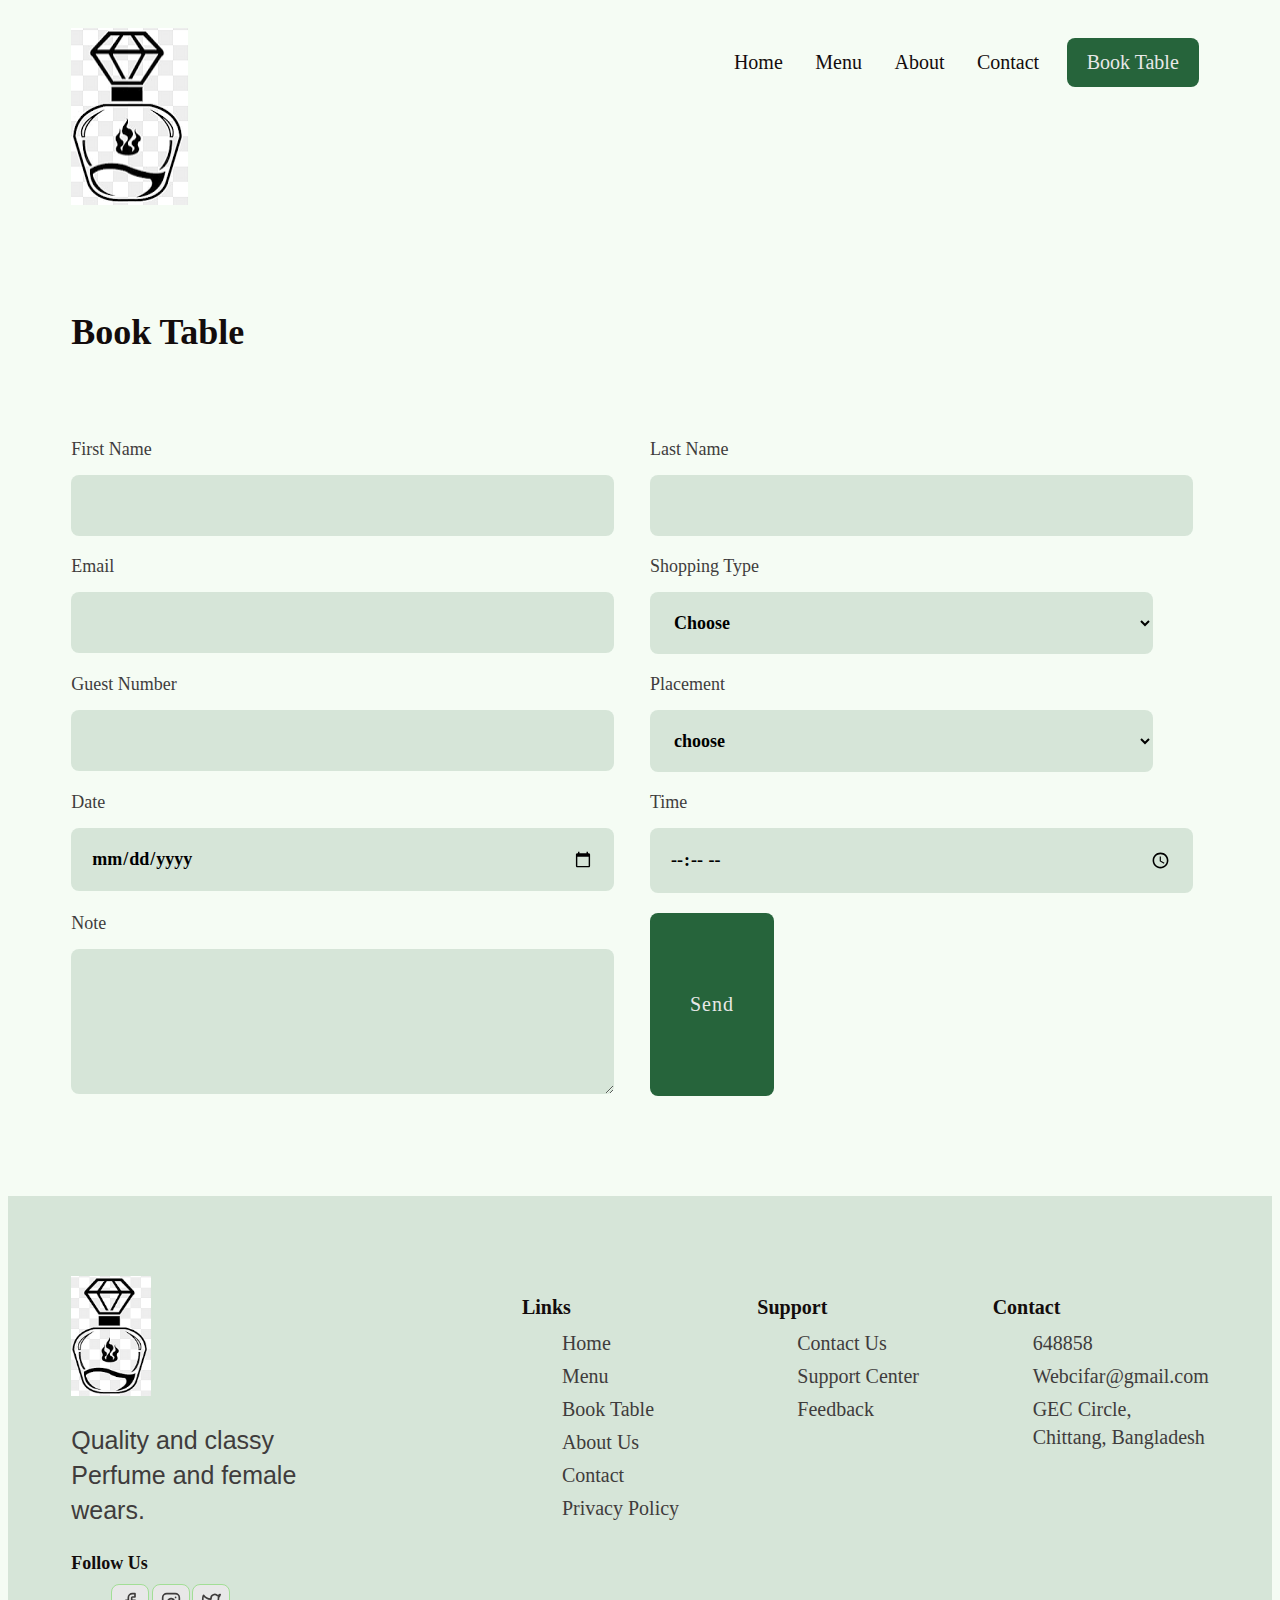
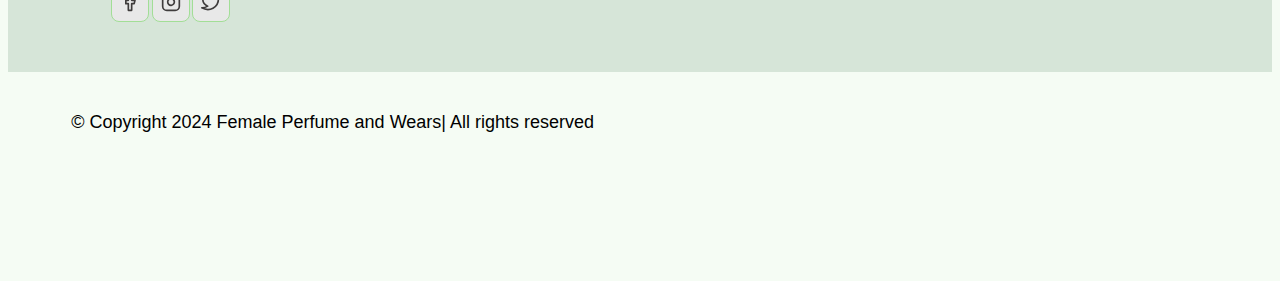
<file: booking.html>
<!DOCTYPE html>
<html lang="en">

<head>
    <meta charset="UTF-8">
    <meta name="viewport" content="width=device-width, initial-scale=1.0">
    <title>MALL</title>
    <link rel="stylesheet" href="globalstyles.css">
    <link rel="stylesheet" href="component.css">
    <link rel="stylesheet" href="https://unpkg.com/aos@next/dist/aos.css">
    <link rel="stylesheet" href="home.css">
    <link rel="stylesheet" href="https://unpkg.com/aos@next/dist/aos.css" />
    <link rel="stylesheet" href="contact.css">
    <link rel="stylesheet" href="about.css">
    <link rel="stylesheet" href="menu.css">
</head>

<body>
    <!-- NAV SECTION -->
    <div class="nav">
        <div class="container">
            <div class="nav__wrapper">
                <a href="index.html" class="logo">
                    <img src="images/perf logo 22.png" alt="">
                </a>
                <nav>
                    <div class="nav__icon">
                        <svg xmlns="http://www.w3.org/2000/svg" width="24" height="24" viewBox="0 0 24 24" fill="none"
                            stroke="currentColor" stroke-width="2" stroke-linecap="round" stroke-linejoin="round">
                            <line x1="3" y1="12" x2="21" y2="12" />
                            <line x1="3" y1="6" x2="21" y2="6" />
                            <line x1="3" y1="18" x2="21" y2="18" />
                        </svg>

                    </div>
                    <div class="nav__bgoverlay ">
                        <ul class="nav__list ">
                            <div class="nav__close">
                                <svg xmlns="http://www.w3.org/2000/svg" width="24" height="24" viewBox="0 0 24 24"
                                    fill="none" stroke="currentColor" stroke-width="2" stroke-linecap="round"
                                    stroke-linejoin="round">
                                    <line x1="18" y1="6" x2="6" y2="18" />
                                    <line x1="6" y1="6" x2="18" y2="18" />
                                </svg>
                            </div>
                            <div class="nav__list__wrapper">
                                <li><a href="index.html" class="nav__link">Home</a></li>
                                <li><a href="menu.html" class="nav__link">Menu</a></li>
                                <li><a href="about.html" class="nav__link">About</a></li>
                                <li><a href="contact.html" class="nav__link">Contact</a></li>
                                <li><a href="booking.html" class="btn primary-btn">Book Table</a>
                                </li>
                            </div>
                        </ul>
                </nav>
            </div>
        </div>
    </div>

    <!-- END NAV SECTION -->

<!-- Booking -->
<section id="form">
    <div class="container">
        <h3 class="form__title">
            Book Table
        </h3>
        <div class="form__wrapper">
            <form>
                <div class="form__group">
                    <label for="firstName">First Name</label>
                    <input type="text" id="firstName" name="first_name required">
                </div>
                <div class="form__group">
                    <label for="LastName">Last Name</label>
                    <input type="text" id="firstName" name="first_name required">
                </div>
                <div class="form__group">
                    <label for="firstName">Email</label>
                    <input type="text" id="email" name="email required">
                </div>
                <div class="form__group">
                    <label for="shoppingType">Shopping Type</label>
                    <select name="shopping_type" id="shoppingType">
                    <option value="selected disabled">Choose</option>
                    <option value="small">Small (2 persons)</option>
                    <option value="small">Medium (4 persons)</option>
                    <option value="small">Large (6 persons)</option>
                    </select>
                </div>
                <div class="form__group">
                    <label for="guestNumber">Guest Number</label>
                    <input type="number" id="guestNumber" name="guest__number"min="1" max='10' required">
                </div>
                <div class="form__group">
                    <label for="shoppingType">Placement</label>
                    <select name="shopping_type" id="placement">
                        <option value="selected disabled">choose</option>
                        <option value="outdoor">Outdoor</option>
                        <option value="indoor">Indoor</option>
                        <option value="rooftop">Rooftop</option>
                    </select>
                </div>
                <div class="form__group">
                    <label for="date">Date</label>
                    <input type="date" id="date" name="date" required>
                </div>
                <div class="form__group">
                    <label for="time">Time</label>
                    <input type="time" id="time" name="time" required>
                </div>
                <div class="form__group ">
                    <label for="note">Note</label>
                     <textarea name="note" id="note" rows="5" required>

                     </textarea>
                </div>
                <button type="submit" class="btn primary-btn">Send
                </button>
     
        </form>
    </div>
    </div>

</section>

<!-- Footer -->
<footer>
    <div class="container">
        <div class="footer__wrapper">
            <div class="footer__col1">
                <div class="footer__logo">
                    <img src="images/perf logo 22.png" alt="">
                </div>
                <p class="footer__desc">
                    Quality and classy Perfume and female wears.
                </p>
                <div class="footer__socials">
                    <h4 class="footer__socials__title">
                        Follow Us
                    </h4>
                    <ul>
                        <li>
                            <a href="#">
                                <svg xmlns="http://www.w3.org/2000/svg" width="24" height="24" viewBox="0 0 24 24"
                                    fill="none" stroke="currentColor" stroke-width="2" stroke-linecap="round"
                                    stroke-linejoin="round">
                                    <path d="M18 2h-3a5 5 0 0 0-5 5v3H7v4h3v8h4v-8h3l1-4h-4V7a1 1 0 0 1 1-1h3z" />
                                </svg>
                            </a>
                        </li>
                        <li>
                            <a href="#">
                                <svg xmlns="http://www.w3.org/2000/svg" width="24" height="24" viewBox="0 0 24 24"
                                    fill="none" stroke="currentColor" stroke-width="2" stroke-linecap="round"
                                    stroke-linejoin="round">
                                    <rect x="2" y="2" width="20" height="20" rx="5" ry="5" />
                                    <path d="M16 11.37A4 4 0 1 1 12.63 8 4 4 0 0 1 16 11.37z" />
                                    <line x1="17.5" y1="6.5" x2="17.51" y2="6.5" />
                                </svg>

                            </a>
                        </li>
                        <li>
                            <a href="#">
                                <svg xmlns="http://www.w3.org/2000/svg" width="24" height="24" viewBox="0 0 24 24"
                                    fill="none" stroke="currentColor" stroke-width="2" stroke-linecap="round"
                                    stroke-linejoin="round" class="feather feather-twitter">
                                    <path
                                        d="M23 3a10.9 10.9 0 0 1-3.14 1.53 4.48 4.48 0 0 0-7.86 3v1A10.66 10.66 0 0 1 3 4s-4 9 5 13a11.64 11.64 0 0 1-7 2c9 5 20 0 20-11.5a4.5 4.5 0 0 0-.08-.83A7.72 7.72 0 0 0 23 3z" />
                                </svg>
                            </a>
                        </li>
                    </ul>
                </div>
            </div>
            <div class="footer__col2">
                <h3 class="footer__text__title">
                    Links
                </h3>
                <ul class="footer__text">
                    <li>
                        <a href="index.html">Home</a>
                    </li>
                    <li>
                        <a href="menu.html">Menu</a>
                    </li>
                    <li>
                        <a href="booking.html">Book Table</a>
                    </li>
                    <li>
                        <a href="about.html">About Us</a>
                    </li>
                    <li>
                        <a href="contact.html">Contact</a>
                    </li>
                    <li>
                        <a href="#">Privacy Policy</a>
                    </li>
                </ul>
            </div>
            <div class="footer__col3">
                <h3 class="footer__text__title">
                    Support
                </h3>
                <ul class="footer__text">
                    <li>
                        <a href="contact.html">Contact Us</a>
                    </li>
                    <li>
                        <a href="#">Support Center</a>
                    </li>
                    <li>
                        <a href="#">Feedback</a>
                    </li>
                </ul>
            </div>
            <div class="footer__col4">
                <h3 class="footer__text__title">
                    Contact
                </h3>
                <ul class="footer__text">
                    <li>
                        <a href="tel +6488585">648858</a>
                    </li>
                    <li>
                        <a href="malto:webcifar@gmail.com">Webcifar@gmail.com</a>
                    </li>
                    <li>
                        <a href="#">GEC Circle, Chittang, Bangladesh</a>
                    </li>
                </ul>
            </div>
        </div>

    </div>

</footer>
<div id="copyright">
    <div class="container">
        <p class="copyright__text">
            &copy; Copyright 2024 Female Perfume and Wears| All rights reserved
        </p>
    </div>
</div>
<!-- End Footer -->
<script src="main.js"></script>
<script src="https://unpkg.com/aos@next/dist/aos.js"></script>
</body>

</html>
</file>
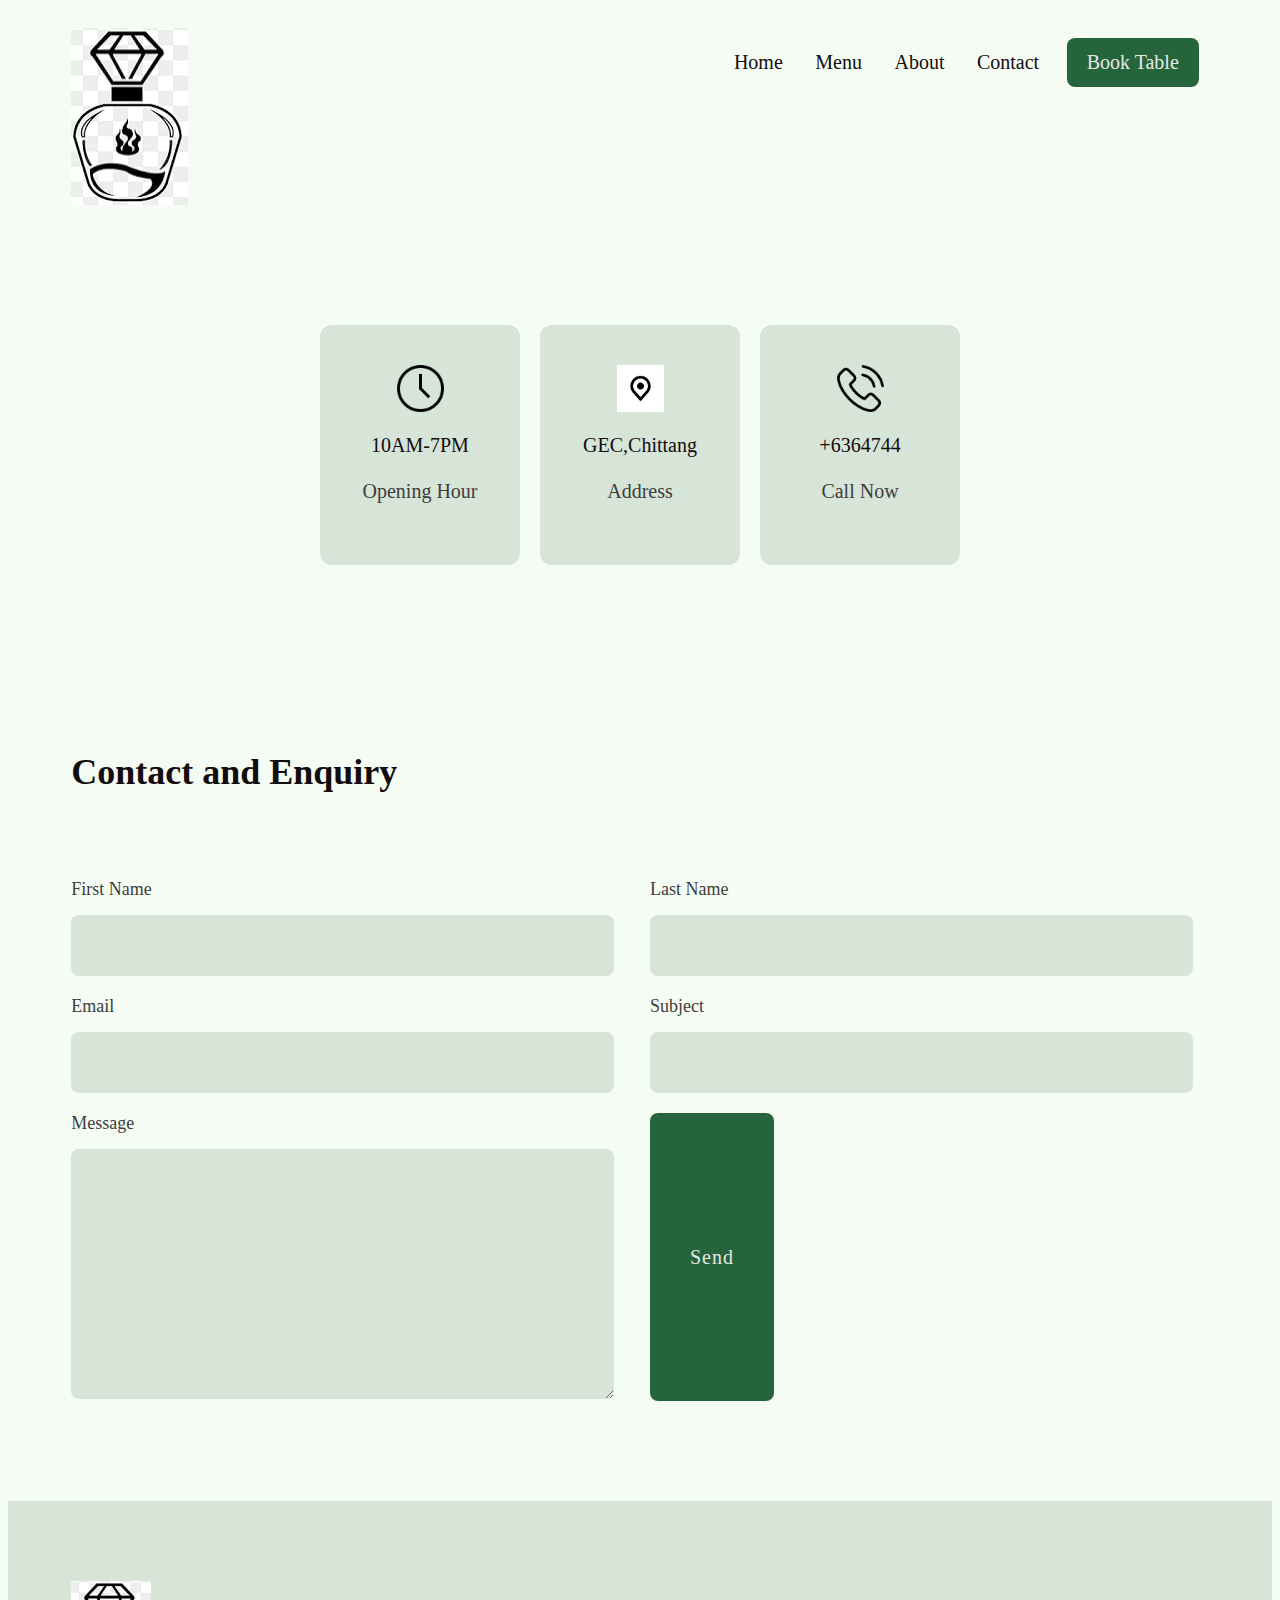
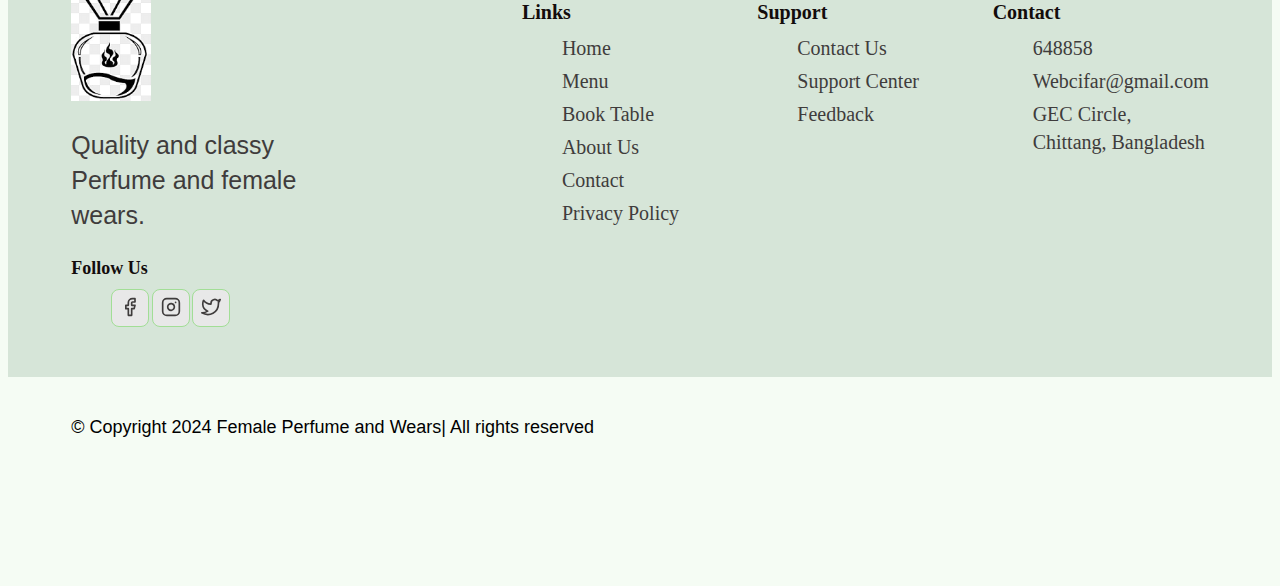
<file: contact.html>
<!DOCTYPE html>
<html lang="en">

<head>
    <meta charset="UTF-8">
    <meta name="viewport" content="width=device-width, initial-scale=1.0">
    <title>MALL</title>
    <link rel="stylesheet" href="globalstyles.css">
    <link rel="stylesheet" href="component.css">
    <link rel="stylesheet" href="https://unpkg.com/aos@next/dist/aos.css">
    <link rel="stylesheet" href="home.css">
    <link rel="stylesheet" href="https://unpkg.com/aos@next/dist/aos.css" />
    <link rel="stylesheet" href="contact.css">
    <link rel="stylesheet" href="menu.css">
    <link rel="stylesheet" href="about.css">
</head>

<body>
    <!-- NAV SECTION -->
    <div class="nav">
        <div class="container">
            <div class="nav__wrapper">
                <a href="index.html" class="logo">
                    <img src="images/perf logo 22.png" alt="">
                </a>
                <nav>
                    <div class="nav__icon">
                        <svg xmlns="http://www.w3.org/2000/svg" width="24" height="24" viewBox="0 0 24 24" fill="none"
                            stroke="currentColor" stroke-width="2" stroke-linecap="round" stroke-linejoin="round">
                            <line x1="3" y1="12" x2="21" y2="12" />
                            <line x1="3" y1="6" x2="21" y2="6" />
                            <line x1="3" y1="18" x2="21" y2="18" />
                        </svg>

                    </div>
                    <div class="nav__bgoverlay ">
                        <ul class="nav__list ">
                            <div class="nav__close">
                                <svg xmlns="http://www.w3.org/2000/svg" width="24" height="24" viewBox="0 0 24 24"
                                    fill="none" stroke="currentColor" stroke-width="2" stroke-linecap="round"
                                    stroke-linejoin="round">
                                    <line x1="18" y1="6" x2="6" y2="18" />
                                    <line x1="6" y1="6" x2="18" y2="18" />
                                </svg>
                            </div>
                            <div class="nav__list__wrapper">
                                <li><a href="index.html" class="nav__link">Home</a></li>
                                <li><a href="menu.html" class="nav__link">Menu</a></li>
                                <li><a href="about.html" class="nav__link">About</a></li>
                                <li><a href="contact.html" class="nav__link">Contact</a></li>
                                <li><a href="booking.html" class="btn primary-btn">Book Table</a>
                                </li>
                            </div>
                        </ul>
                </nav>
            </div>
        </div>
    </div>

    <!-- END NAV SECTION -->
     <!-- Store Info -->
    <section id="storeinfo">
        <div class="container">
            <div class="storeinfo__wrapper">
                <div class="storeinfo__item">
                    <div class="storeinfo__icon">
                        <img src="images/clock.png" alt="">
    
                    </div>
                    <h3 class="storeinfo__title">
                        10AM-7PM
                    </h3>
                    <p class="storeinfo__text">
                        Opening Hour
                    </p>
    
                </div>
                <div class="storeinfo__item">
                    <div class="storeinfo__icon">
                        <img src="images/address.jpg" alt="">
    
                    </div>
                    <h3 class="storeinfo__title">
                        GEC,Chittang
                    </h3>
                    <p class="storeinfo__text">
                        Address
                    </p>
    
                </div>
                <div class="storeinfo__item">
                    <div class="storeinfo__icon">
                        <img src="images/phone.png" alt="">
    
                    </div>
                    <h3 class="storeinfo__title">
                        +6364744
                    </h3>
                    <p class="storeinfo__text">
                        Call Now
                    </p>
                </div>
            </div>
        </div>
    </section>
    <!-- Store Info -->
    <!-- Contact Form -->
    <section id="form">
        <div class="container">
            <h3 class="form__title">
                Contact and Enquiry
            </h3>
            <div class="form__wrapper">
                <form>
                    <div class="form__group">
                        <label for="firstName">First Name</label>
                        <input type="text" id="firstName" name="first_name required">
                    </div>
                    <div class="form__group">
                        <label for="LastName">Last Name</label>
                        <input type="text" id="firstName" name="first_name required">
                    </div>
                    <div class="form__group">
                        <label for="firstName">Email</label>
                        <input type="text" id="email" name="email required">
                    </div>
                    <div class="form__group">
                        <label for="subject">Subject</label>
                        <input type="text" id="subject" name="subject required">
                    </div>
                    <div class="form__group from__group__full">
                        <label for="message">Message</label>
                        <textarea name="message" id="message" cols="30" rows="10" required></textarea>
                    </div>
                    <button type="submit" class="btn primary-btn">Send</button>
                </form>
            </div>
        </div>
    </section>
    <!-- End Contact Form -->
    <!-- Footer -->
    <footer>
        <div class="container">
            <div class="footer__wrapper">
                <div class="footer__col1">
                    <div class="footer__logo">
                        <img src="images/perf logo 22.png" alt="">
                    </div>
                    <p class="footer__desc">
                        Quality and classy Perfume and female wears.
                    </p>
                    <div class="footer__socials">
                        <h4 class="footer__socials__title">
                            Follow Us
                        </h4>
                        <ul>
                            <li>
                                <a href="#">
                                    <svg xmlns="http://www.w3.org/2000/svg" width="24" height="24" viewBox="0 0 24 24"
                                        fill="none" stroke="currentColor" stroke-width="2" stroke-linecap="round"
                                        stroke-linejoin="round">
                                        <path d="M18 2h-3a5 5 0 0 0-5 5v3H7v4h3v8h4v-8h3l1-4h-4V7a1 1 0 0 1 1-1h3z" />
                                    </svg>
                                </a>
                            </li>
                            <li>
                                <a href="#">
                                    <svg xmlns="http://www.w3.org/2000/svg" width="24" height="24" viewBox="0 0 24 24"
                                        fill="none" stroke="currentColor" stroke-width="2" stroke-linecap="round"
                                        stroke-linejoin="round">
                                        <rect x="2" y="2" width="20" height="20" rx="5" ry="5" />
                                        <path d="M16 11.37A4 4 0 1 1 12.63 8 4 4 0 0 1 16 11.37z" />
                                        <line x1="17.5" y1="6.5" x2="17.51" y2="6.5" />
                                    </svg>
    
                                </a>
                            </li>
                            <li>
                                <a href="#">
                                    <svg xmlns="http://www.w3.org/2000/svg" width="24" height="24" viewBox="0 0 24 24"
                                        fill="none" stroke="currentColor" stroke-width="2" stroke-linecap="round"
                                        stroke-linejoin="round" class="feather feather-twitter">
                                        <path
                                            d="M23 3a10.9 10.9 0 0 1-3.14 1.53 4.48 4.48 0 0 0-7.86 3v1A10.66 10.66 0 0 1 3 4s-4 9 5 13a11.64 11.64 0 0 1-7 2c9 5 20 0 20-11.5a4.5 4.5 0 0 0-.08-.83A7.72 7.72 0 0 0 23 3z" />
                                    </svg>
                                </a>
                            </li>
                        </ul>
                    </div>
                </div>
                <div class="footer__col2">
                    <h3 class="footer__text__title">
                        Links
                    </h3>
                    <ul class="footer__text">
                        <li>
                            <a href="index.html">Home</a>
                        </li>
                        <li>
                            <a href="menu.html">Menu</a>
                        </li>
                        <li>
                            <a href="booking.html">Book Table</a>
                        </li>
                        <li>
                            <a href="about.html">About Us</a>
                        </li>
                        <li>
                            <a href="contact.html">Contact</a>
                        </li>
                        <li>
                            <a href="#">Privacy Policy</a>
                        </li>
                    </ul>
                </div>
                <div class="footer__col3">
                    <h3 class="footer__text__title">
                        Support
                    </h3>
                    <ul class="footer__text">
                        <li>
                            <a href="contact.html">Contact Us</a>
                        </li>
                        <li>
                            <a href="#">Support Center</a>
                        </li>
                        <li>
                            <a href="#">Feedback</a>
                        </li>
                    </ul>
                </div>
                <div class="footer__col4">
                    <h3 class="footer__text__title">
                        Contact
                    </h3>
                    <ul class="footer__text">
                        <li>
                            <a href="tel +6488585">648858</a>
                        </li>
                        <li>
                            <a href="malto:webcifar@gmail.com">Webcifar@gmail.com</a>
                        </li>
                        <li>
                            <a href="#">GEC Circle, Chittang, Bangladesh</a>
                        </li>
                    </ul>
                </div>
            </div>
    
        </div>
    
    </footer>
    <div id="copyright">
        <div class="container">
            <p class="copyright__text">
                &copy; Copyright 2024 Female Perfume and Wears| All rights reserved
            </p>
        </div>
    </div>
    <!-- End Footer -->
    <script src="main.js"></script>
    <script src="https://unpkg.com/aos@next/dist/aos.js"></script>
    </body>
    
    </html>
</file>
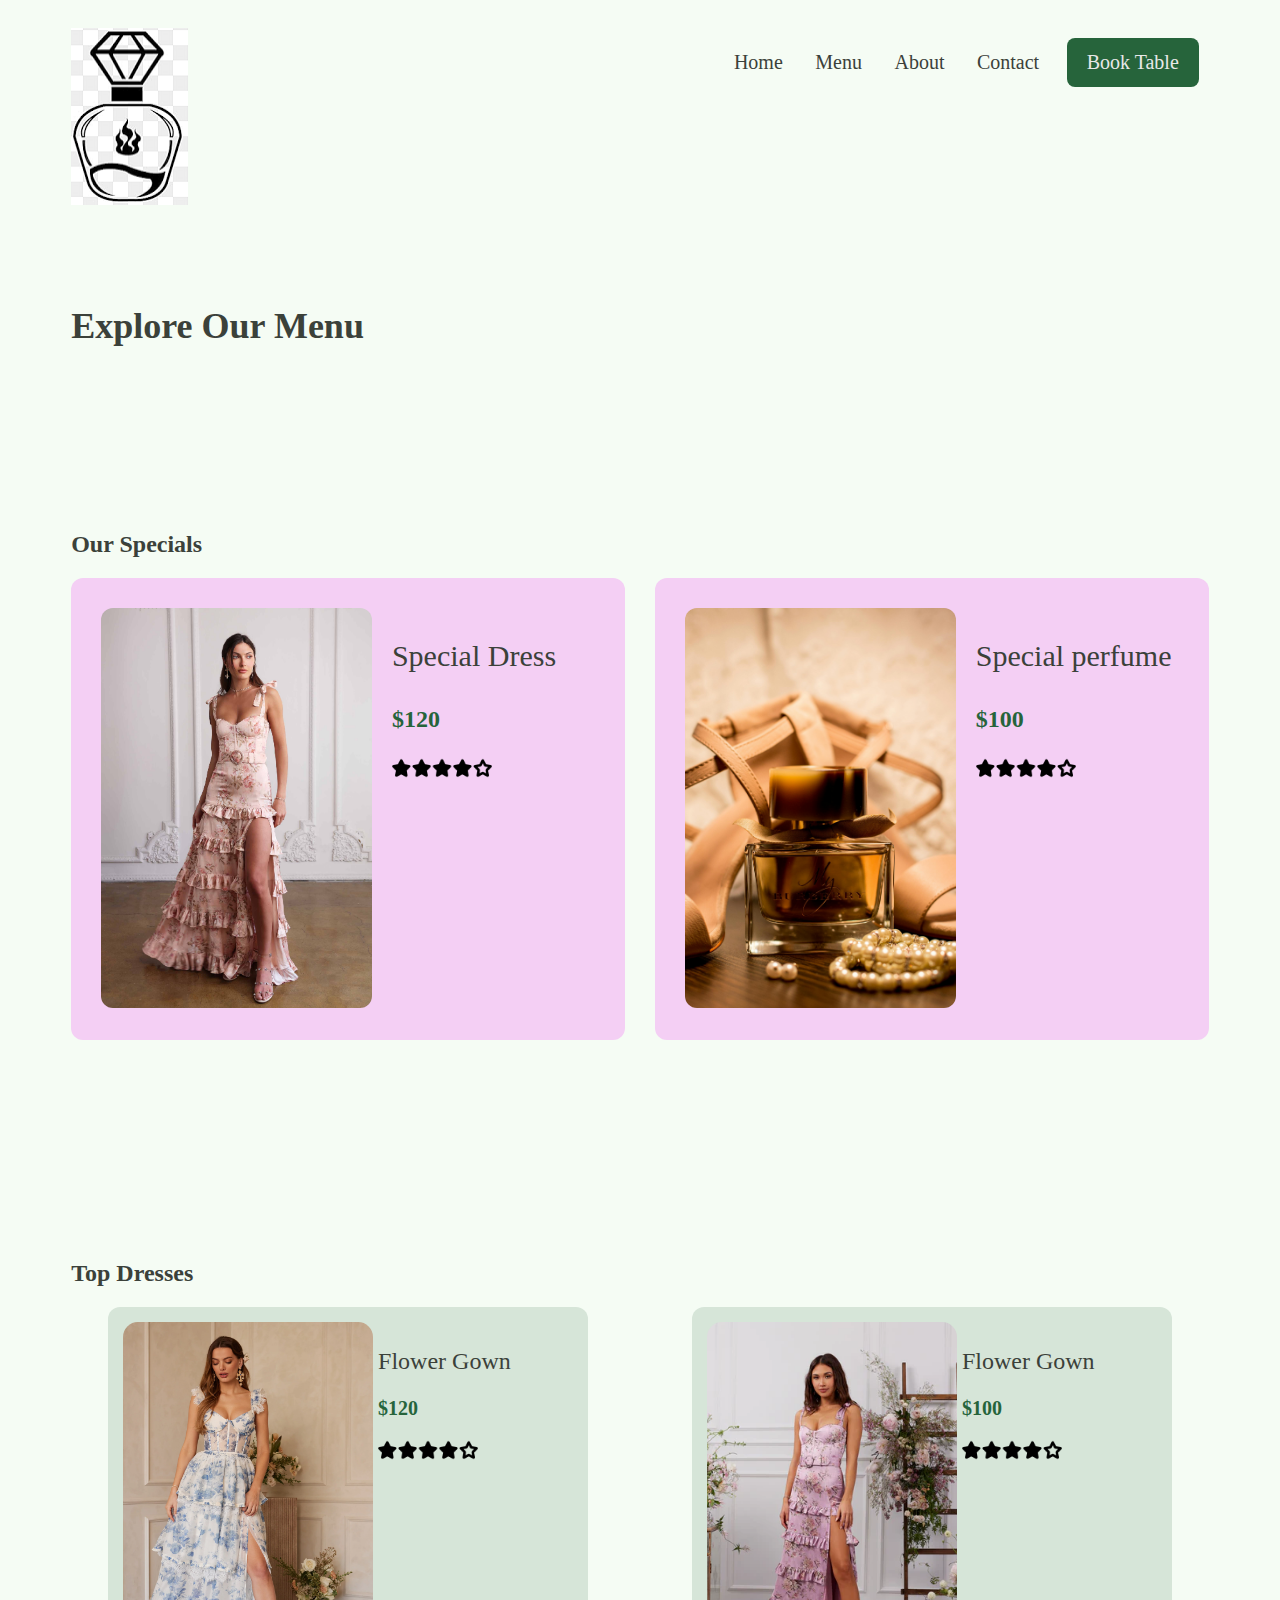
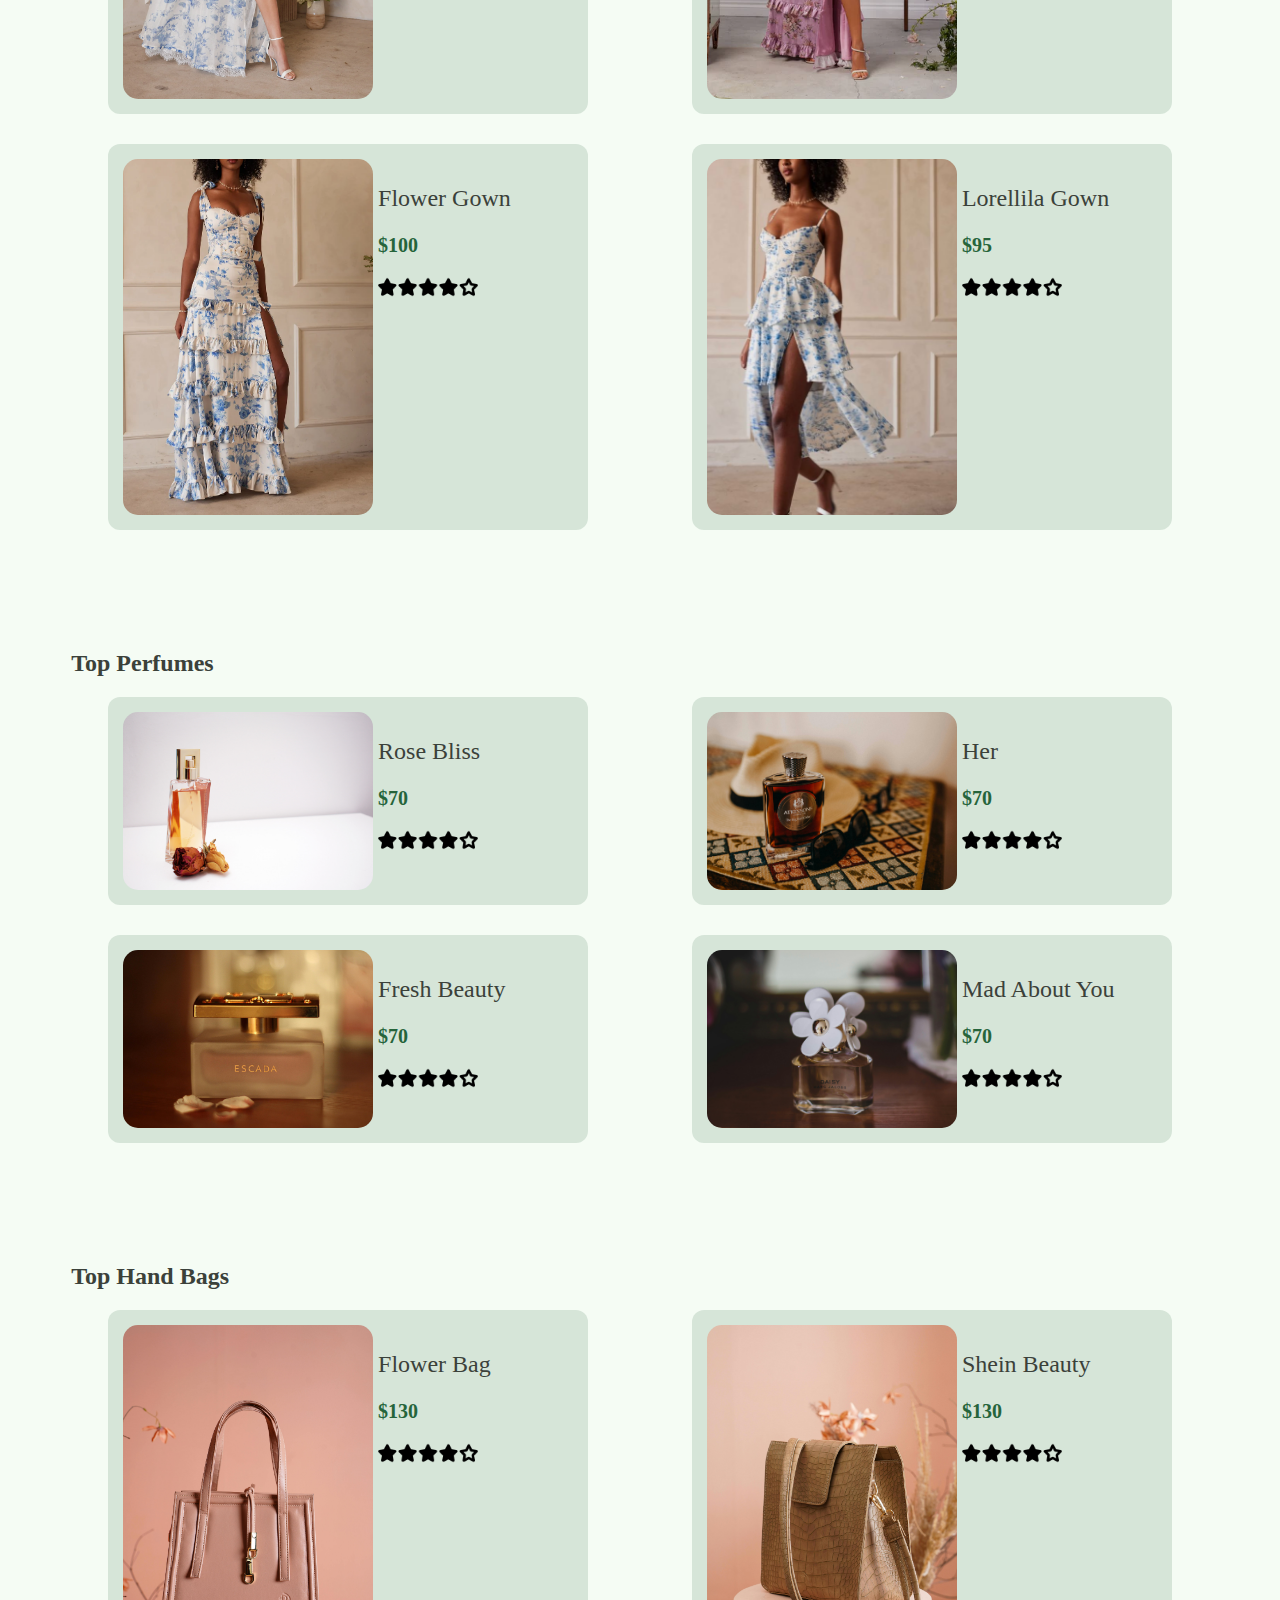
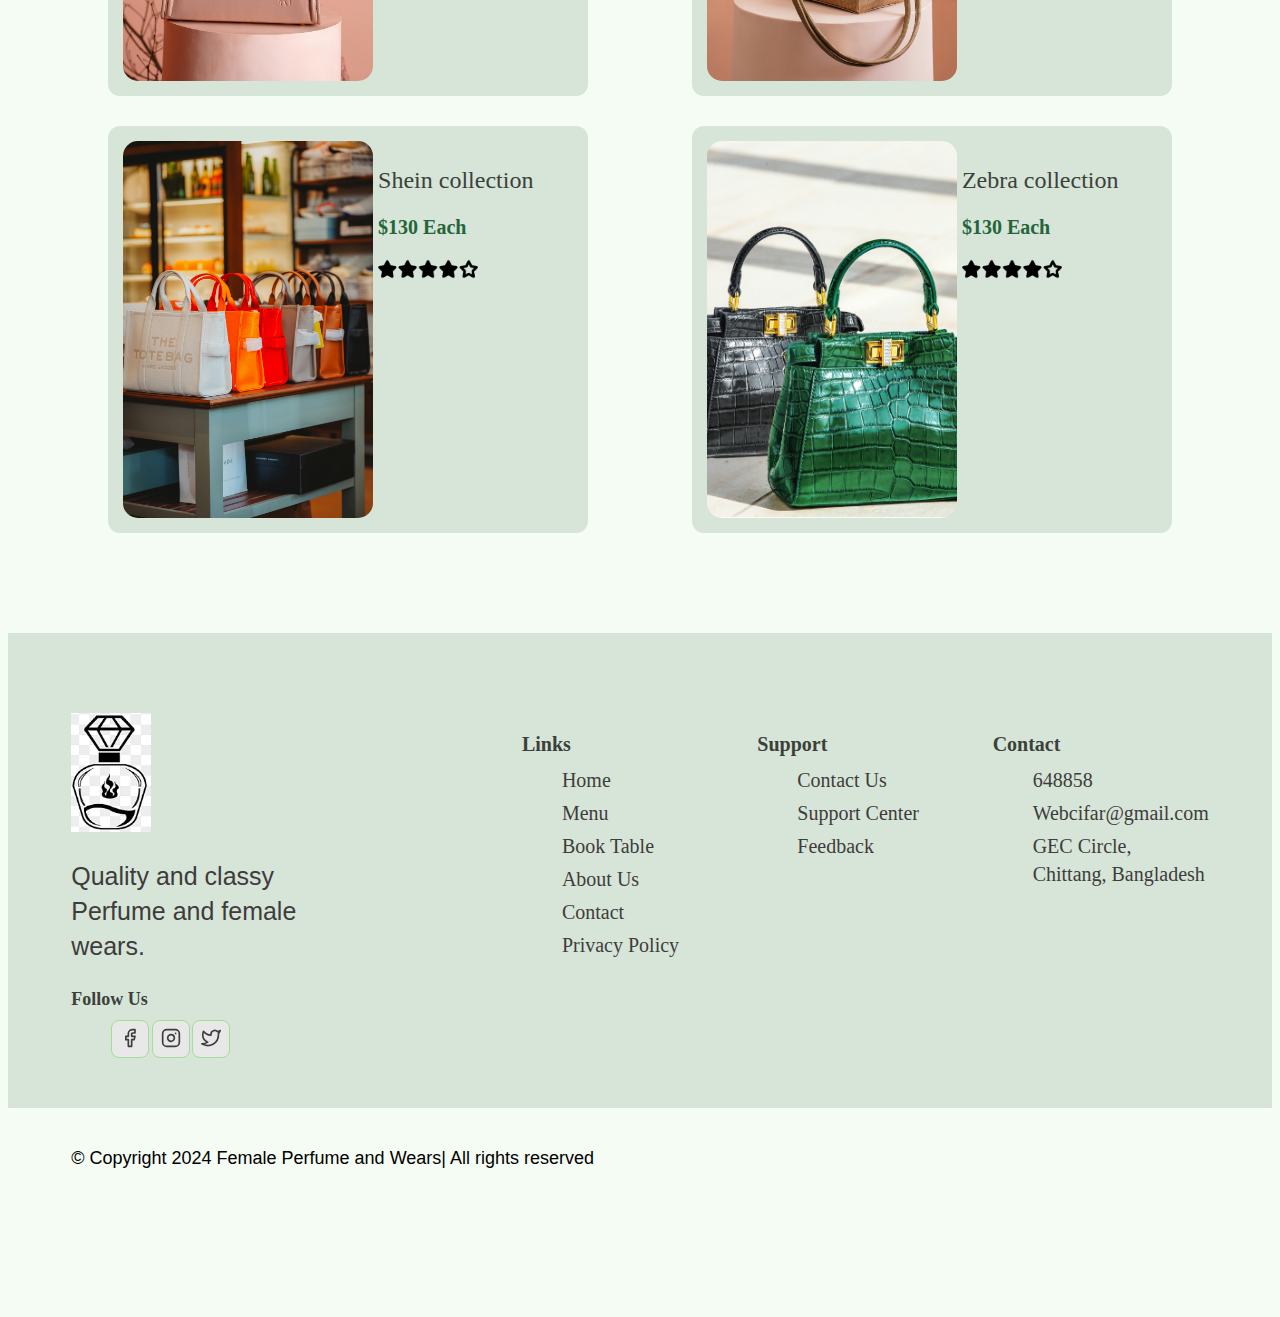
<file: menu.html>
<!DOCTYPE html>
<html lang="en">

<head>
    <meta charset="UTF-8">
    <meta name="viewport" content="width=device-width, initial-scale=1.0">
    <title>MALL</title>
    <link rel="stylesheet" href="globalstyles.css">
    <link rel="stylesheet" href="component.css">
    <link rel="stylesheet" href="https://unpkg.com/aos@next/dist/aos.css">
    <link rel="stylesheet" href="home.css">
    <link rel="stylesheet" href="https://unpkg.com/aos@next/dist/aos.css" />
    <link rel="stylesheet" href="menu.css">
    <link rel="stylesheet" href="about.css">
    <link rel="stylesheet" href="contact.css">
</head>

<body>
    <!-- NAV SECTION -->
    <div class="nav">
        <div class="container">
            <div class="nav__wrapper">
                <a href="index.html" class="logo">
                    <img src="images/perf logo 22.png" alt="">
                </a>
                <nav>
                    <div class="nav__icon">
                        <svg xmlns="http://www.w3.org/2000/svg" width="24" height="24" viewBox="0 0 24 24" fill="none"
                            stroke="currentColor" stroke-width="2" stroke-linecap="round" stroke-linejoin="round">
                            <line x1="3" y1="12" x2="21" y2="12" />
                            <line x1="3" y1="6" x2="21" y2="6" />
                            <line x1="3" y1="18" x2="21" y2="18" />
                        </svg>

                    </div>
                    <div class="nav__bgoverlay ">
                        <ul class="nav__list ">
                            <div class="nav__close">
                                <svg xmlns="http://www.w3.org/2000/svg" width="24" height="24" viewBox="0 0 24 24"
                                    fill="none" stroke="currentColor" stroke-width="2" stroke-linecap="round"
                                    stroke-linejoin="round">
                                    <line x1="18" y1="6" x2="6" y2="18" />
                                    <line x1="6" y1="6" x2="18" y2="18" />
                                </svg>
                            </div>
                            <div class="nav__list__wrapper">
                                <li><a href="index.html" class="nav__link">Home</a></li>
                                <li><a href="menu.html" class="nav__link">Menu</a></li>
                                <li><a href="about.html" class="nav__link">About</a></li>
                                <li><a href="contact.html" class="nav__link">Contact</a></li>
                                <li><a href="booking.html" class="btn primary-btn">Book Table</a>
                                </li>
                            </div>
                        </ul>
                </nav>
            </div>        </div>
    </div>
    <!-- End Nav Section -->

    <!-- MENU -->
    <!-- Page Title -->
    <section id="page__title">
        <div class="container">
            <h2 class="page__title__text">
                Explore Our Menu
            </h2>
        </div>
    </section>
    <!-- End Page Title -->
    
    <!-- Special Section -->
    <section id="specials">
        <div class="container">
            <h3 class="specials__title">Our Specials</h3>
            <div class="specials__wrapper">
                <div class="specials__item">
                    <div class="specials__item__img">
                        <img src="images/floral 22.jpg" alt="">
                    </div>
                    <div class="specials__item__info">
                        <h3 class="specials__item__title">Special Dress
                        </h3>
                        <h4 class="specials__item__price">
                            $120
                        </h4>
                        <div class="specials__item__stars">
                            <img src="images/five star.png" alt="">
                        </div>
                    </div>
                </div>
                <div class="specials__item">
                    <div class="specials__item__img">
                        <img src="images/gold heel.jpg" alt="">
                    </div>
                    <div class="specials__item__info">
                        <h3 class="specials__item__title">Special perfume
                        </h3>
                        <h4 class="specials__item__price">
                            $100
                        </h4>
                        <div class="specials__item__stars">
                            <img src="images/five star.png" alt="">
                        </div>
                    </div>
                </div>
                
               
                </div>
                </div>
    </section>

    <!-- End Special Section -->
     <!-- Top Dresses -->
    <section id="clothgrid">
        <div class="container">
            <h2 class="clothgrid__title">
                Top Dresses
            </h2>
    
            <div class="clothgrid__wrapper">
                <div class="clothgrid__item">
                    <div class="clothgrid__item__img">
                        <img src="images/floral 19.webp" alt="">
                    </div>
                    <div class="clothgrid__item__info">
                        <h3 class="clothgrid__item__title">
                            Flower Gown
                        </h3>
                        <h3 class="clothgrid__item__price">
                            $120
                        </h3>
                        <div class="clothgrid__item__stars">
                            <img src="images/five star.png" alt="">
                        </div>
                    </div>
                </div>
               
                <div class="clothgrid__item">
                    <div class="clothgrid__item__img">
                        <img src="images/floral 24.webp" alt="">
                    </div>
                    <div class="clothgrid__item__info">
                        <h3 class="clothgrid__item__title">
                            Flower Gown
                        </h3>
                        <h3 class="clothgrid__item__price">
                            $100
                        </h3>
                        <div class="clothgrid__item__stars">
                            <img src="images/five star.png" alt="">
                        </div>
                    </div>
                </div>
               
                <div class="clothgrid__item">
                    <div class="clothgrid__item__img">
                        <img src="images/floral 21.webp" alt="">
                    </div>
                    <div class="clothgrid__item__info">
                        <h3 class="clothgrid__item__title">
                            Flower Gown
                        </h3>
                        <h3 class="clothgrid__item__price">
                            $100
                        </h3>
                        <div class="clothgrid__item__stars">
                            <img src="images/five star.png" alt="">
                        </div>
                    </div>
                </div>
               
                <div class="clothgrid__item">
                    <div class="clothgrid__item__img">
                        <img src="images/floral 20.jpg" alt="">
                    </div>
                    <div class="clothgrid__item__info">
                        <h3 class="clothgrid__item__title">
                            Lorellila Gown
                        </h3>
                        <h3 class="clothgrid__item__price">
                            $95
                        </h3>
                        <div class="clothgrid__item__stars">
                            <img src="images/five star.png" alt="">
                        </div>
                    </div>
                </div>
            </div>
        </div>
    
    </section>
    <!-- End Top Dresses -->
    <!--Top Perfumes-->
    <section id="clothgrid">
        <div class="container">
            <h2 class="clothgrid__title">
                Top Perfumes
            </h2>
    
            <div class="clothgrid__wrapper">
                <div class="clothgrid__item">
                    <div class="clothgrid__item__img">
                        <img src="images/perfume 1.jpg" alt="">
                    </div>
                    <div class="clothgrid__item__info">
                        <h3 class="clothgrid__item__title">
                            Rose Bliss
                        </h3>
                        <h3 class="clothgrid__item__price">
                            $70
                        </h3>
                        <div class="clothgrid__item__stars">
                            <img src="images/five star.png" alt="">
                        </div>
                    </div>
                </div>
               
                <div class="clothgrid__item">
                    <div class="clothgrid__item__img">
                        <img src="images/perfume 2.jpg" alt="">
                    </div>
                    <div class="clothgrid__item__info">
                        <h3 class="clothgrid__item__title">
                            Her
                        </h3>
                        <h3 class="clothgrid__item__price">
                            $70
                        </h3>
                        <div class="clothgrid__item__stars">
                            <img src="images/five star.png" alt="">
                        </div>
                    </div>
                </div>
               
                <div class="clothgrid__item">
                    <div class="clothgrid__item__img">
                        <img src="images/perfumee 3.jpg" alt="">
                    </div>
                    <div class="clothgrid__item__info">
                        <h3 class="clothgrid__item__title">
                            Fresh Beauty
                        </h3>
                        <h3 class="clothgrid__item__price">
                            $70
                        </h3>
                        <div class="clothgrid__item__stars">
                            <img src="images/five star.png" alt="">
                        </div>
                    </div>
                </div>
               
                <div class="clothgrid__item">
                    <div class="clothgrid__item__img">
                        <img src="images/perfumee 4.jpg" alt="">
                    </div>
                    <div class="clothgrid__item__info">
                        <h3 class="clothgrid__item__title">
                            Mad About You
                        </h3>
                        <h3 class="clothgrid__item__price">
                            $70
                        </h3>
                        <div class="clothgrid__item__stars">
                            <img src="images/five star.png" alt="">
                        </div>
                    </div>
                </div>
               
                
              
        </div>
    
    </section>
    <!-- End HandBags -->
    <!--Top Wrist Watches-->
    <section id="clothgrid">
        <div class="container">
            <h2 class="clothgrid__title">
                Top Hand Bags
            </h2>
    
            <div class="clothgrid__wrapper">
                <div class="clothgrid__item">
                    <div class="clothgrid__item__img">
                        <img src="images/handbag 1.jpg" alt="">
                    </div>
                    <div class="clothgrid__item__info">
                        <h3 class="clothgrid__item__title">
                            Flower Bag
                        </h3>
                        <h3 class="clothgrid__item__price">
                            $130
                        </h3>
                        <div class="clothgrid__item__stars">
                            <img src="images/five star.png" alt="">
                        </div>
                    </div>
                </div>
               
               
                <div class="clothgrid__item">
                    <div class="clothgrid__item__img">
                        <img src="images/handbag 2.jpg" alt="">
                    </div>
                    <div class="clothgrid__item__info">
                        <h3 class="clothgrid__item__title">
                            Shein Beauty
                        </h3>
                        <h3 class="clothgrid__item__price">
                            $130
                        </h3>
                        <div class="clothgrid__item__stars">
                            <img src="images/five star.png" alt="">
                        </div>
                    </div>
                </div>
                <div class="clothgrid__item">
                    <div class="clothgrid__item__img">
                        <img src="images/handbag 3.jpg" alt="">
                    </div>
                    <div class="clothgrid__item__info">
                        <h3 class="clothgrid__item__title">
                            Shein collection
                        </h3>
                        <h3 class="clothgrid__item__price">
                            $130 Each
                        </h3>
                        <div class="clothgrid__item__stars">
                            <img src="images/five star.png" alt="">
                        </div>
                    </div>
                </div>
                <div class="clothgrid__item">
                    <div class="clothgrid__item__img">
                        <img src="images/handdbag 3.jpg" alt="">
                    </div>
                    <div class="clothgrid__item__info">
                        <h3 class="clothgrid__item__title">
                            Zebra collection
                        </h3>
                        <h3 class="clothgrid__item__price">
                            $130 Each
                        </h3>
                        <div class="clothgrid__item__stars">
                            <img src="images/five star.png" alt="">
                        </div>
                    </div>
                </div>
            </div>
        </div>
    
    </section>
    <!-- End Hnad Bags -->
    
    </section>
    <!-- Footer -->
    <footer>
        <div class="container">
            <div class="footer__wrapper">
                <div class="footer__col1">
                    <div class="footer__logo">
                        <img src="images/perf logo 22.png" alt="">
                    </div>
                    <p class="footer__desc">
                        Quality and classy Perfume and female wears.
                    </p>
                    <div class="footer__socials">
                        <h4 class="footer__socials__title">
                            Follow Us
                        </h4>
                        <ul>
                            <li>
                                <a href="#">
                                    <svg xmlns="http://www.w3.org/2000/svg" width="24" height="24" viewBox="0 0 24 24"
                                        fill="none" stroke="currentColor" stroke-width="2" stroke-linecap="round"
                                        stroke-linejoin="round">
                                        <path d="M18 2h-3a5 5 0 0 0-5 5v3H7v4h3v8h4v-8h3l1-4h-4V7a1 1 0 0 1 1-1h3z" />
                                    </svg>
                                </a>
                            </li>
                            <li>
                                <a href="#">
                                    <svg xmlns="http://www.w3.org/2000/svg" width="24" height="24" viewBox="0 0 24 24"
                                        fill="none" stroke="currentColor" stroke-width="2" stroke-linecap="round"
                                        stroke-linejoin="round">
                                        <rect x="2" y="2" width="20" height="20" rx="5" ry="5" />
                                        <path d="M16 11.37A4 4 0 1 1 12.63 8 4 4 0 0 1 16 11.37z" />
                                        <line x1="17.5" y1="6.5" x2="17.51" y2="6.5" />
                                    </svg>
    
                                </a>
                            </li>
                            <li>
                                <a href="#">
                                    <svg xmlns="http://www.w3.org/2000/svg" width="24" height="24" viewBox="0 0 24 24"
                                        fill="none" stroke="currentColor" stroke-width="2" stroke-linecap="round"
                                        stroke-linejoin="round" class="feather feather-twitter">
                                        <path
                                            d="M23 3a10.9 10.9 0 0 1-3.14 1.53 4.48 4.48 0 0 0-7.86 3v1A10.66 10.66 0 0 1 3 4s-4 9 5 13a11.64 11.64 0 0 1-7 2c9 5 20 0 20-11.5a4.5 4.5 0 0 0-.08-.83A7.72 7.72 0 0 0 23 3z" />
                                    </svg>
                                </a>
                            </li>
                        </ul>
                    </div>
                </div>
                <div class="footer__col2">
                    <h3 class="footer__text__title">
                        Links
                    </h3>
                    <ul class="footer__text">
                        <li>
                            <a href="index.html">Home</a>
                        </li>
                        <li>
                            <a href="menu.html">Menu</a>
                        </li>
                        <li>
                            <a href="booking.html">Book Table</a>
                        </li>
                        <li>
                            <a href="about.html">About Us</a>
                        </li>
                        <li>
                            <a href="contact.html">Contact</a>
                        </li>
                        <li>
                            <a href="#">Privacy Policy</a>
                        </li>
                    </ul>
                </div>
                <div class="footer__col3">
                    <h3 class="footer__text__title">
                        Support
                    </h3>
                    <ul class="footer__text">
                        <li>
                            <a href="contact.html">Contact Us</a>
                        </li>
                        <li>
                            <a href="#">Support Center</a>
                        </li>
                        <li>
                            <a href="#">Feedback</a>
                        </li>
                    </ul>
                </div>
                <div class="footer__col4">
                    <h3 class="footer__text__title">
                        Contact
                    </h3>
                    <ul class="footer__text">
                        <li>
                            <a href="tel +6488585">648858</a>
                        </li>
                        <li>
                            <a href="malto:webcifar@gmail.com">Webcifar@gmail.com</a>
                        </li>
                        <li>
                            <a href="#">GEC Circle, Chittang, Bangladesh</a>
                        </li>
                    </ul>
                </div>
            </div>
    
        </div>
    
    </footer>
    <div id="copyright">
        <div class="container">
            <p class="copyright__text">
                &copy; Copyright 2024 Female Perfume and Wears| All rights reserved
            </p>
        </div>
    </div>
    <!-- End Footer -->
    <script src="main.js"></script>
    <script src="https://unpkg.com/aos@next/dist/aos.js"></script>
    </body>
    
    </html>
</file>
<file: globalstyles.css>
g
@import url('https://fonts.googleapis.com/css2?family=Poppins:ital,wght@0,100;0,200;0,300;0,400;0,500;0,600;0,700;0,800;0,900;1,100;1,200;1,300;1,400;1,500;1,600;1,700;1,800;1,900&display=swap');
*{
    box-sizing: border-box;
}

html{
    font-size: 10px;
    overflow-x: hidden;
}

:root{
    --green-1:#26643b;
    --green-2:#a2de96;
    --lightgreen-1:#d6e5d8;
    --lightgreen-2:#f5fcf4;
    --black-1:#3b413a;
    --black-2:#3f3c3c;
    --black-3:#5b6359;
    --white-1:#e8e8e8;
    --lightpurple-1: #f4cff4;

}
 a {
     display: inline-block;
     text-decoration: none;
 }
 li{
    list-style: none;
 }
body{
    background-color: var(--lightgreen-2);
    
}

section{
    padding: 100px 0;
}
@media only screen and (max-width: 768px) {
    section{
        padding: 50px 0;
    }  
}
.container{
    max-width: 1200px;
    width: 90%;
    margin: 0 auto;
}
img{
    width: 100%;
    height: 100%;
   /*  object-fit: contain; */
}

h1,h2,h3,h4{
    font-family: 'poppins' sans-serif;

}
p{
    font-family: 'poppins', sans-serif;
    font-weight: 400;
    line-height: 1.4em;
    font-size: 1.8rem;
} 
/* globalstyles Button */
.btn {
    color: var(--green-1);
    font-family: 'poppins';
    font-weight: 500;
    border-radius: 8px;
    font-size: 1.4rem;
    padding: 1.2rem 2rem;
}

.primary-btn {
    color: var(--white-1);
    background: var(--green-1);
}
</file>
<file: component.css>
:root {
    --green-1: #26643b;
    --green-2: #a2de96;
    --lightgreen-1: #d6e5d8;
    --lightgreen-2: #f5fcf4;
    --black-1: #130c0c;
    --black-2: #3f3c3c;
    --black-3: #5b6359;
    --white-1: #e8e8e8;
    --light-purple: #f4cff4;
}
.nav{
    padding: 2rem 0;

}
 .nav__icon,
.nav__close
{
    display:none;
}  
.nav__wrapper{
    display: flex;
    justify-content: space-between;
}
.nav__list li{
display: inline-block;
margin: 0 1rem;
}
.nav__list .nav__link{
    font-size: 2rem;
    font-family: 'poppins';
    color: var(--black-1);
    padding: 0.5rem;
}
.nav__list li:hover .nav__link{
    color: var(--green-1);
}
@media only screen and (max-width: 768px){
    .nav{
        position: relative;
    }
    .nav__icon{
        display: block;
    }
    .nav__icon svg,
    .nav__close svg{
        pointer-events: none;
        height: 30px;
        width: 30px;
    }
    .nav__close{
        display: block;
        position: absolute;
        color: var(--black-1);
        top: 1rem;
        right: 1rem;
        cursor: pointer;
    }

    .nav__list{
        z-index: 1000;
        position: absolute;
        left: 100%;
        top: 0;
        height: 100vh;
        width: 40%;
        background-color: var(--lightgreen-2);
        display: flex;
        align-items: center;
        justify-content: flex-end;
        padding-right: 2rem;
        transform: translateX(0%);
        overflow: hidden;
        transition: 0.3s ease-in transform;
    }
     .nav__list.show{
        transform: translateX(-100%);
    } 
    .nav__list li{
        display: block;
        text-align: right;
        margin-bottom: 2rem;
     }
    .nav__list a{
        font-size: 1.6rem;
    } 
    .nav__bgoverlay{
        position: absolute;
        left: 0;
        top: 0;
        z-index: 1000;
        height: 100vh;
        width: 100%;
        background:rgba(107, 158, 158, 0.808);
        display: none;
}
.nav__bgoverlay.active{
    display: block;
}
}

@media only screen and (min-width: 768px) {
    .btn{
        padding: 1.3rem 2rem;
        font-size: 2rem;
    }  
}
/* For Smaller Device */
/* Footer Styles */
footer{
    background: var(--lightgreen-1);
    padding-top: 5rem;
    padding-bottom: 1rem;
}
.footer__wrapper{
    display: flex;
    flex-direction: column;
    gap: 2rem;

}
.footer__logo{
    width: 80px;
    margin-bottom: 2rem;
}
.footer__desc
{
    font-size: 1.4rem;
    color: var(--black-2);
    margin-bottom: 2rem;
}
.footer__socials__title{
    font-size: 1.8rem;
    color: var(--black-1);
    margin-bottom: 1rem;
}
.footer__socials li{
    display: inline-block;
    
}
.footer__socials a{
    padding: 0.5rem 0.8rem;
    background: var(--white-1);
    border: 1px solid var(--green-2);
    border-radius: 8px;
}
.footer__socials svg{
    width: 20px;
    color: var(--black-2);
}
.footer__text__title{
    font-size: 1.8rem;
    margin-bottom: 1rem;
    color: var(--black-1);
    font-weight: 600;
    
}
.footer__text  li {
    list-style: none;
}

.footer__text a 
{
    font-size: 1.4rem;
    margin-bottom: 0.5rem;
    color: var(--black-2);
    font-family: 'raleway';
    font-weight: 500;
    line-height: 1.4em;
    
}
    #copyright {
            padding:12rem 0;
            margin-top: -10rem;
        }
        .copyright__text {
            font-size: 1.2rem;
            text-align: center;
        }

@media only screen and (min-width: 768px) 
{
    footer{
        padding-top: 8rem;
        padding-bottom: 4rem;
    
}
.footer__wrapper{
    flex-direction: row;
}
.footer__col1{
    flex: 4;
}
.footer__col2,
.footer__col3,
.footer__col4{
    flex: 2;
}
.footer__desc{
    max-width: 300px;
    font-size: 2.5rem;
     margin-bottom: 2.5rem;
    
}
.footer__social__title,
.footer__text__title,
.footer__text a{
    font-size: 2rem;
}
}
@media only screen and (min-width: 768px){
    .copyright__text{
        font-size: 1.8rem;
        text-align: left;
    }
}
/* Store Info */
#storeinfo{
    padding: 10rem;
}
.storeinfo__wrapper{
   display: flex;
   flex-direction: row;
   align-items: stretch;
   justify-content: center;
   flex-wrap: wrap;
   gap: 1rem;
}
.storeinfo__item{
   background: var(--lightgreen-1);
   padding: 20px 20px ;
   text-align: center;
   border-radius: 12px;
   width: 150px;
}
.storeinfo__icon{
    width: 30px;
    margin: 0 auto;
    margin-bottom: 1.5rem;
}
.storeinfo__title{
    font-size: 1.4rem;
    font-family: poppins;
    font-weight: 500;
    margin-bottom: 0.5rem;
    color: var(--black-1);
}
.storeinfo__text{
    font-size: 1.4rem;
    font-family: 'raleway';
    color: var(--black-2);
}
@media only screen and (min-width: 768px) 
{
  .storeinfo__wrapper{
    gap: 2rem;

  }  
  .storeinfo__item{
    min-width: 200px;
    padding: 40px 0;
  }
  .storeinfo__icon{
    width: 47px;
    margin-bottom: 1rem;
  }
  .storeinfo__title,
  .storeinfo__text{
    font-size: 2rem;
  }
}
/* Clothgrid */
.clothgrid__title {
    font-size: 1.8rem;
    margin-bottom: 2rem;
    font-weight: 600;
    color: var(--black-1);
}

.clothgrid__wrapper {
    display:grid ;
    grid-template-columns: repeat(autofit, minmax(140px,  1fr));
    gap: 1rem;
}
.clothgrid__item{
    display: flex;
    flex-direction: column;
    background-color: var(--lightgreen-1);
    padding: 0.5rem;
    gap: 0.5rem;
    border-radius: 12px;
    width: 250px;
    margin: 0 auto;
}
.clothgrid__item__img{
    flex: 4;
}
.clothgrid__item__info{
    flex: 5;
}
.clothgrid__item__img img{
    object-fit: cover;
    border-radius: 15px;
    width: 250px;
    
}
.clothgrid__item__title{
    font-size: 1.5rem;
    line-height: 1.3em;
    font-weight: 500;
    color: var(--black-1);
    margin-bottom: 1rem;
}
.clothgrid__item__price{
    font-size: 1.6rem;
    color: var(--green-1);
    font-family: 600;
    margin-bottom: 0.5rem;
}
.clothgrid__item__stars{
       height: 10rem;
        max-width: max-content;
        margin-top: -3rem;      
}
@media only screen and (min-width: 768px) {
    .clothgrid__title{
        font-size:2.4rem
    }
    .clothgrid__wrapper{
        grid-template-columns: repeat(2, 1fr);
        gap: 3rem;
    }
    .clothgrid__item{
        flex-direction: row;
        padding: 1.5rem;
        border-radius: 12px;
        width: 450px;
    }
    .clothgrid__item__price{
        font-size: 2rem;
        margin-bottom: 1rem;
    }
    .clothgrid__item__title{
        font-size: 2.4rem;
        margin-bottom: 1rem;
    }
}
</file>
<file: home.css>
:root {
    --green-1: #26643b;
    --green-2: #a2de96;
    --lightgreen-1: #d6e5d8;
    --lightgreen-2:#f5fcf4;
    --black-1: #3b413a;
    --black-2: #3f3c3c;
    --black-3: #5b6359;
    --white-1: #e8e8e8;
    --light-purple:#f4cff4;

}
.hero__heading {
    font-family: 'poppins';
    font-weight: 600;
    line-height: 1.4em;
    text-align: center;
    font-size: 1.8rem;
    margin-bottom: 1.8rem;
    color: var(--black-1);
}
.hero__info{
    text-align: center;
    font-size: 1.4rem;
    margin-bottom: 1.5rem;
    color: var(--black-2);

}
.hero__perfume img {
    border: 2px solid var(--lightbrown-1);
    border-radius: 30px;
    padding: 1rem;
    margin-top: 1rem;
    box-shadow: 30px 0 40px rgb(0, 0, 0, 0.1);
    background: var(--brown-2);
}

.hero__perfume.model img {
    width: 170px;
}
.hero__perfume.grid img {
    width: 150px;
    height: 150px;
}
.hero__img__wrapper {
    display: flex;
    gap:1rem ;
}
.hero__wrapper {
    display: flex;
    flex-direction: column;
    justify-content: center;
    align-items: center;
    flex-direction: column;
    gap: 5rem;
}
.hero__left__wrapper {
    max-width: 360px;
}
.hero__img__wrapper {
    max-width: 400px;
    width: 100%;
    margin: 0 auto;
}
.button__wrapper{
    text-align: center;
}
@media only screen and (min-width: 768px) {
    .hero__heading{
        font-size: 3.6rem;
        margin-bottom: 2rem;
        text-align: left;
    }
    .hero__info{
        margin-bottom: 2rem;
        text-align: left;
        font-size: 2rem;
    }
    .hero__wrapper{
        flex-direction: row;
        gap: 0;
    }
    .hero__left{
        flex: 4;
    }
    .hero__right{
       flex: 3;
    }
 .hero__perfume.model img {
    width: 370px;
}
.hero__perfume.grid img {
    width: 300px;
    height: 350px;
}
.button__wrapper{
    text-align: left;
}
.hero__img__wrapper{
    max-width: none;
    width: 90%;
}
}
/* Special */
#ourspecial{
    padding-top:10rem;
}
.special__wrapper{
    display: flex;
    flex-direction: column;
    gap: 3rem;
}
.special__left{
    display: flex;
    gap: 1rem;
}
.special__item{
   display: flex;
   flex-direction: column;
    background: var(--light-purple);
    padding: 1.2rem;
    padding-top: 5rem;
    border-radius: 12px;
    margin: 0 auto;
    
}
.special__item__img{
    margin-top: calc(-50% - 2rem);
    margin-bottom: 2rem;
    border-radius: 12px;
    height: 200px;
    overflow: hidden;
}
.special__item__img img{
    object-fit: cover;
}
.special__item__title{
    font-size: 1.4rem;
    color: var(--black-1);
    font-weight: 600;
    margin-bottom: 1rem;
    margin-top: -2rem; 
}
.special__item__price{
    color: var(--green-1);
    font-size: 1.4rem;
    font-weight: 600;
     margin-top: -1rem;
} 
 .special__item__stars{
    height: 12rem;
    max-width: max-content;
     margin-top: -6rem;
}
.special__item__text{
    font-size: 1.4rem;
    color: var(--black-2);
    font-weight: 500;
   margin-top:-5rem ;
}
.special__title{
    font-size: 1.8rem;
    color: var(--black-1);
    margin-bottom: 1.5rem;
}
.special__text{
    font-size: 1.4rem;
    color: var(--black-2);
    margin-bottom: 1rem;
}
@media only screen and (min-width: 768px) {
    #ourspecial {
        padding-top:15rem;
    }
    
    #ourspecials.container{
        max-width: 900px;
    }
    .special__wrapper{
        flex-direction: row;
    }
    .special__right{
        flex: 2;
        
    }
    .special__left{
        flex: 4;
        gap: 2rem;
    }
     .special__item{
        padding: 2rem;
        width: 45%;
     }
     .special__item__title{
        font-size: 2.4rem;
        line-height: 1.4em;
        margin-bottom: 1.5rem;
     }
     .special__item__price{
        font-size: 1.8rem;
        margin-bottom: 1rem;
     }
     .special__item__price{
        font-size: 1.8rem;
        margin-bottom: 1rem;
     }
     .special__item__stars{
        margin-bottom: 2rem;
     }
     .special__item__text{
        font-size: 1.8rem;
     }
     .special__title{
        font-size: 3.6rem;
        margin-bottom: 1.5rem;
     }
     .special__text{
        font-size: 1.8rem;
        margin-bottom: 1.5rem;
     }  
}
@media only screen and (max-width: 300px) {
    .special__left{
    flex-wrap: wrap;
    gap: 10rem;
}
.special__item{
width: 100%;

}
/* Discount Styles */
}
.discount__wrapper{
    display: flex;
    flex-direction: column;
    padding: 1.5rem;
    border-radius: 12px;
    background: var(-)url(Assets/handbag\ icon.png) no-repeat bottom right/100px;
}

.discount__img{
    display: flex;
    gap:1rem;
    width: 100%;
    margin-bottom: 2rem;
}
.discount__img1{
    flex: 2;
}
.discount__img2{
    flex: 3;
}
.discount__img img{
    object-fit: cover;
    border-radius: 12px;
}
.discount__text{
    font-size: 1.4rem;
    font-weight: 900;
    color: var(--green-1);
    margin-bottom: 0.5rem;
}
.discount__title{
    font-size: 1.8rem;
    color: var(--black-1);
    font-weight:600;
    margin-bottom: 1rem;
}
.discount__price{
    font-size: 1.4rem;
    font-weight: 600;
    display: flex;
    gap: 1rem;
    margin-bottom: 1rem;

}
.discount__old{
    color: var(--black-2);
    text-decoration: line-through;
}
.discount__new{
    color: var(--green-1);

}
.discount__stars{
    width: max-content;
    height: 10rem;
    margin-bottom: 1rem;
    margin-top: -4rem;
}
@media only screen and (min-width: 768px){
.discount__wrapper{
    flex-direction: row;
    gap: 4rem;
    padding: 2rem;
    align-items: center;
    background-size: 150px;
    margin: 0 auto;
}
.discount__img{
    flex: 5;
    margin-bottom: 0;
    gap: 2rem;
}
.discount__img1,
.discount__img2,
.discount__img3{
    flex: 1;
    height: 350px;
}
.discount__info{
    flex: 3;
}
.discount__text{
    font-size: 2.4rem;
}
.discount__title{
    font-size: 3.6rem;
    margin-bottom: 1.5rem;
}
.discount__price{
    font-size: 2.4rem;
}
.discount__stars{
    height: 20px;
    margin-bottom: 2rem;
}

}

@media only screen and (max-width: 1000px) {
    .discount__wrapper{
        gap: 2rem;
    }
    .discount__img3{
        display: none;
    }
    
}
/* EventMedia Styles */
.eventmedia__wrapper{
    display: flex;
    gap: 1rem;

}
.eventmedia__1{
    position: relative;
    
}
.eventmedia__1__playbutton{
    display: inline-block;
    position: absolute;
    left: 50%;
    top: 50%;
    transform: translate(-50%, -50%);
    max-width: 50px;
}
.eventmedia__1 {
    max-width: 200px;
}
.eventmedia__2 {
    max-width: 150px;
}
@media only screen and (min-width: 768px) {
.eventmedia__wrapper{
    gap: 2rem;
}
   .eventmedia__1__playbutton{
    max-width: 80px;
   } 
   .eventmedia__1{
     max-width: 400px;
   }
   .eventmedia__2{
      max-width: 300px;
   }
}
/* Event Info Styles */
#eventinfo{
    padding-top: 0;
}
.eventinfo__wrapper{
    display: flex;
    flex-direction: column;
}
.eventinfo__item{
    display: flex;
    gap: 1rem;
    padding: 1rem;
    background-color: #f4cff4;
    margin-bottom: 1.5rem;
    border-radius: 12px;
}
.eventinfo__item__img{
    border-radius: 12px;
    overflow: hidden;
    flex: 3;
}
.eventinfo__item__img img{
    object-fit: cover;
    height:150px ;
    width: 150px;
}
.eventinfo__item__info{
    flex: 4;
}
.eventinfo__item__title{
    font-size:1.4rem;
    margin-bottom: 1rem;
    color: var(--black-1);
}
.eventinfo__item__text{
    font-size: 1.4rem;
    color: var(--black-2);
}
.eventinfo__right{
    margin-top: 2rem;
}
.eventinfo__title{
    font-size: 1.8rem;
    color: var(--black-1);
    margin-bottom: 1rem;
}
.eventinfo__text{
    color: var(--black-2);
    font-size: 1.4rem;
    margin-bottom: 1rem;
}
@media only screen and (min-width: 768px) 
{
    .eventinfo__item__img img {
     object-fit: cover;
     height: 200px;
     width: 200px;
        }
   .eventinfo__wrapper{
    flex-direction: row;
    gap: 2rem;
   } 
   .eventinfo__left,
   .eventinfo__right{
    flex: 1;
   }
   .eventinfo__item{
    padding: 2rem;
    gap: 2rem;
    max-width: 500px;
    margin-bottom: 2rem;

   }
   .eventinfo__item__title{
    font-size: 1.8rem;
   }
   .eventinfo__item__text{
     font-size: 1.6rem;
   }
   .eventinfo__title{
    font-size: 3.6rem;
   }
   .eventinfo__text{
    max-width: 500px;
    font-size: 1.8rem;
    margin-bottom: 2rem;
   }
}
.whyus__wrapper{
    display: flex;
    align-items: center;
    justify-content: center;
    flex-direction: column;
    gap: 4rem;
}
.whyus__left{
    text-align: center;
}
.whyus__title{
    font-family: 'poppins';
    font-size: 1.8rem;
    color: var(--black-1);
    font-weight: 500;
    margin-bottom: 1rem;
}
.whyus__text{
    font-size: 1.4rem;
}
.whyus__item__wrapper{
    display: grid;
    grid-template-columns: 1fr 1fr;
    gap: 1rem;
}
.whyus__item{
    background: var(--light-purple);
    padding: 2rem;
    border-radius: 12px;
}
.whyus__item__icon{
    max-width: 56px;
    margin: 0 auto;
    margin-bottom: 1rem;
}
.whyus__item__text{
    font-family: 'poppins';
    font-size: 1.4rem;
    font-weight: 500;
    color: var(--black-1);
}
@media only screen and (min-width: 768px){
    .whyus__wrapper{
        flex-direction: row;
        max-width: 900px;
        margin: 0 auto;
    }
    .whyus__left{
        flex: 4;
        text-align: center;
    }
    .whyus__right{
        flex: 3;
    }
    .whyus__title{
        font-size: 3.6rem;
        margin-bottom: 2rem;
    }
    .whyus__text{
        font-size: 1.8rem;
        line-height: 1.4em;
    }
    .whyus__item__wrapper{
        gap: 1.5rem;
    }
    .whyus__item{
        padding: 2rem;
    }
    .whyus__item__icon{
        max-width: 65px;
        margin-bottom: 1.5rem;
    }
    .whyus__item__text{
        font-size: 1.8rem;
    }
}
/*  Testimonial__Section */
.testimonial__wrapper{
      max-width: 400px;
      margin: 0 auto;
}
.testimonial__title{
     font-size: 1.8rem;
     margin-bottom: 3rem;
     text-align: center;
     text-transform: capitalize;
}
.testimonial__item__wrapper{
    display: grid;
    grid-template-columns: 1fr;
    gap: 1rem;
   
}
.testimonial__item{
    padding: 1rem;
    display: flex;
    gap: 1rem;
    background: var(--light-purple);
    border-radius: 12px;
}
.testimonial__item__info{
    flex: 4;
}
.testimonial__item__img{
    flex: 2;
    border-radius: 12px;
    overflow: hidden;
    height: 100%;
    width: 100%;
}
.testimonial__item__img img{
    object-fit: cover;
}
.testimonial__item__name{
    font-size: 1.4rem;
    font-family: 'poppins';
    margin-bottom: 1rem;
    color: var(--black-1);
}
.testimonial__item__star{
    max-height:10rem;
    width: max-content;
    margin-top: -6rem;
    
    
}
.testimonial__item__text{
    font-size: 1.4rem;
    margin-top: -2rem;
}
@media only screen and (min-width: 768px) {
.testimonial__wrapper{
    max-width: 900px;
}
.testimonial__title{
    font-size: 3.6rem;
    margin-bottom: 5rem;
}
.testimonial__item__wrapper{
    grid-template-columns: 1fr 1fr;
    gap: 2rem;
}
.testimonial__item__name{
    font-size: 1.8rem;
    margin-bottom: 1.5rem;
}
.testimonial__item__star{
    margin-bottom: 2rem;
    margin-top: -6rem;
}
.testimonial__item__text{
   font-size: 1.6rem;
   line-height: 1.4em;
    margin-top: -4rem;
}
}
@media only screen and (max-width: 350px) 
{
    .testimonial__item{
        flex-direction: column;
    }
    .testimonial__item__img,
    .testimonial__item__info{
        flex: auto;
    }
}
/* News Letter */
.newsletter__wrapper{
    border-radius: 8px;
    display: flex;
    flex-direction: column;
    background: var(--green-2);
    font-weight: 500;
    padding: 1.5rem;
}
.newsletter__text{
    font-size: 1.4rem;
    color: var(--black-2);
    font-weight: 500;
}
.newsletter__form form{
    position: relative;
    width: 100%;
    border-radius: 8px;
    overflow: hidden;
}
.newsletter__form label{
    width: 100%;
}
.newsletter__form input{
    width: 100%;
    font-size: 1.4rem;
    padding: 1.5rem 1rem;
    border: none;
}
.newsletter__form input::placeholder{
    color: rgb(168, 166, 166);

}
.newsletter__form button[type='submit']{
    background-color: var(--green-1);
    color: var(--white-1);
    border: none;
    font-size: 1.4rem;
    padding: 0.2rem;
    height: 100%;
    position: absolute;
    right: 0;
    top: 0;
}
@media only screen and (min-width: 768px) 
{
    .newsletter__wrapper{
        flex-direction: row;
        padding: 5rem;
        align-items: center;
    }
    .newsletter__form,
    .newsletter__info{
        flex: 1;
    }
    .newsletter__title{
        font-size: 3.6rem;
        margin-bottom: 2rem;
    }
    .newsletter__text{
        font-size: 1.8rem;
        max-width: 400px;
    }
    .newsletter__form{
        max-width: 450px;
        border-radius: 12px;
    }
    .newsletter__form input{
        font-size: 1.8rem;
        padding: 2rem;
    }
    .newsletter__form button[type='submit']{
        font-size: 1.8rem;
        padding: 0 3rem;
    }
}
</file>
<file: menu.css>
:root {
    --green-1: #26643b;
    --green-2: #a2de96;
    --lightgreen-1: #d6e5d8;
    --lightgreen-2: #f5fcf4;
    --black-1: #130c0c;
    --black-2: #3f3c3c;
    --black-3: #5b6359;
    --white-1: #e8e8e8;
    --light-purple: #f4cff4;
}
#page__title
{
    padding-top: 3rem;
    padding-bottom: 2rem;
}
.page__title__text{
    font-size: 2.2rem;
    color: var(--black-1);
}

/* Special Menu */
#ourspecials{
    padding: 0;
}
.specials__title{
    font-size: 1.8rem;
    color: var(--black-1);
    margin-bottom: 2rem;
}
.specials__wrapper{
    display: flex;
    flex-direction: column;
    gap: 3rem;
    max-width: 400px;
}
.specials__item{
    flex: 1;
    gap: 2rem;
    background-color: var(--light-purple);
    padding: 1.5rem;
    border-radius: 12px;
    
}
.specials__item__img,
.specials__item__info{
    flex: 1;
}
.specials__item__img img{
    object-fit: cover;
    
}
.specials__item__img img{
    border-radius: 12px;
    overflow: hidden;
    height: 400px;
    
}
.specials__item__title{
    font-size: 2.4rem;
    font-weight: 500;
    margin-bottom: 1rem;
    color: var(--black-1);
    line-height: 1.2em;

}
.specials__item__price{
    font-size: 1.8rem;
    color: var(--green-1);
    font-weight: 600;
    margin-bottom: 1rem;
}
.specials__item__stars{
    width: max-content;
    height: 10rem;
    margin-top: -3rem;
}
@media only screen and (min-width: 768px) {
    #page__title {
            padding-top: 5rem;
            padding-bottom: 3rem;
        }
     .page__title__text {
            font-size: 3.6rem;
        }
    .specials__title{
        font-size: 2.4rem;
    } 
    .specials__wrapper{
        flex-direction: row;
        gap: 2rem;
        max-width: none;
    }
    .specials__item{
        padding: 3rem;
        gap: 2rem;
    }
    .specials__item__title{
        font-size: 3rem;
        margin-bottom: 1.5rem;
    }
    .specials__item__price{
        font-size: 2.4rem;
        margin-bottom: 1.5rem;
    }
    .specials__wrapper {
       display: flex;
       flex-direction: row;
       gap: 3rem;
    
        }
   .specials__item {
    display: flex;
         flex: 1;

}
#clothgrid:last-of-type {
    padding-bottom: 10rem;
}
}

@media only screen and (min-width: 1100px){
    .specials__item__img{
        flex: 4;
    }
    .specials__item__info{
        flex: 3;
    }
}

#clothgrid{
    padding-bottom: 0;
}
.clothgrid:last-of-type{
    padding-bottom: 10rem;
}
}
</file>
<file: about.css>
:root {
    --green-1: #26643b;
    --green-2: #a2de96;
    --lightgreen-1: #d6e5d8;
    --lightgreen-2: #f5fcf4;
    --black-1: #130c0c;
    --black-2: #3f3c3c;
    --black-3: #5b6359;
    --white-1: #e8e8e8;
    --light-purple: #f4cff4;
}
.story__wrapper{
    display: flex;
    flex-direction: column;
    gap: 2rem;
}
.story__title,
.goals__text{
    font-size: 1.8rem;
    font-weight: 600;
    color: var(--black-1);
    margin-bottom: 1rem;

}
.story__subtitle{
    font-size: 1.4rem;
    font-weight: 600;
    color: var(--black-1);
    margin-bottom: 2rem;
}
.story__text,
.goals__text{
    font-size: 1.4rem;
    line-height: 1.4em;
    color: var(--black--2);
}
.goals__img__wrapper{
    max-width: 800px;
    margin: 0 auto;
    display: grid;
    grid-template-columns: 1fr 1fr;
    grid-template-rows: 1fr 1fr;
    gap: 2rem;
}
.goals__info{
    text-align: left;
    margin-bottom: 5rem;
}
.goals__img__wrapper img{
    object-fit: cover;
}
.goals__img1 {
    grid-row: 1/3;
}
@media only screen and (min-width: 768px) {
    .story__wrapper{
    flex-direction: row;
    gap: 2rem;
    }
    .story__img,
    .story__info{
        flex: 1;
    }
    .story__title,
    .goals__title{
        font-size: 3.6rem;
    }
    .story__subtitle{
        font-size: 1.8rem;
    }
    .story__text,
    .goals__text{
        font-size: 1.8rem;
        max-width: 800px;
    }
    .goals__info {
        text-align: center;
          }
    
    .goals__img__wrapper {
        gap: 2rem;
          }
    
     .goals__text {
              margin: 0 auto;
          }
    
          }
</file>
<file: contact.css>
:root {
    --green-1: #26643b;
    --green-2: #a2de96;
    --lightgreen-1: #d6e5d8;
    --lightgreen-2: #f5fcf4;
    --black-1: #3b413a;
    --black-2: #3f3c3c;
    --black-3: #5b6359;
    --white-1: #e8e8e8;
    --light-purple: #f4cff4;

}
#form{
    padding: 5rem 0;
}
.form__title{
    font-size: 1.8rem;
    color: var(--black-1);
    font-weight: 600;
}
.form__wrapper{
    padding: 3rem 0;
}
.form__wrapper form{
    display: grid;
    grid-template-columns: 1fr;
    gap: 2rem;
}
.form__group label{
    font-size: 1.6rem;
    font-family: 'poppins';
    color: var(--black-2);
    font-weight: 500;
}
.form__group  input,
.form__group textarea,
.form__group select{
    width: 90%;
    border: none;
    background-color: var(--lightgreen-1);
    font-size: 1.4rem;
    font-family: 'raleway';
    font-weight: 600;
    padding: 1.5rem;
    border-radius: 8px;
    margin-top: 0.5rem;
}
.form__group textarea{
    resize: vertical;
}
.form__wrapper button{
    width: max-content;
    border: none;
    padding: 1rem 4rem;
    font-weight: 500;
    letter-spacing: 0.1rem;
}
@media only screen and (min-width: 768px){
    .form__title{
        font-size: 3.6rem;

    }
    .form__wrapper{
        padding: 5rem 0;
    }
    .form__wrapper form{
        grid-template-columns: 1fr 1fr;
    }
    .form__group__full{
        grid-column:1/3 ;
    }
    .form__group label{
        font-size: 1.8rem;
    }
    .form__group input,
    .form__group textarea,
    .form__group select{
        font-size: 1.8rem;
        padding: 2rem;
        margin-top: 1.5rem;
    }
}
</file>
